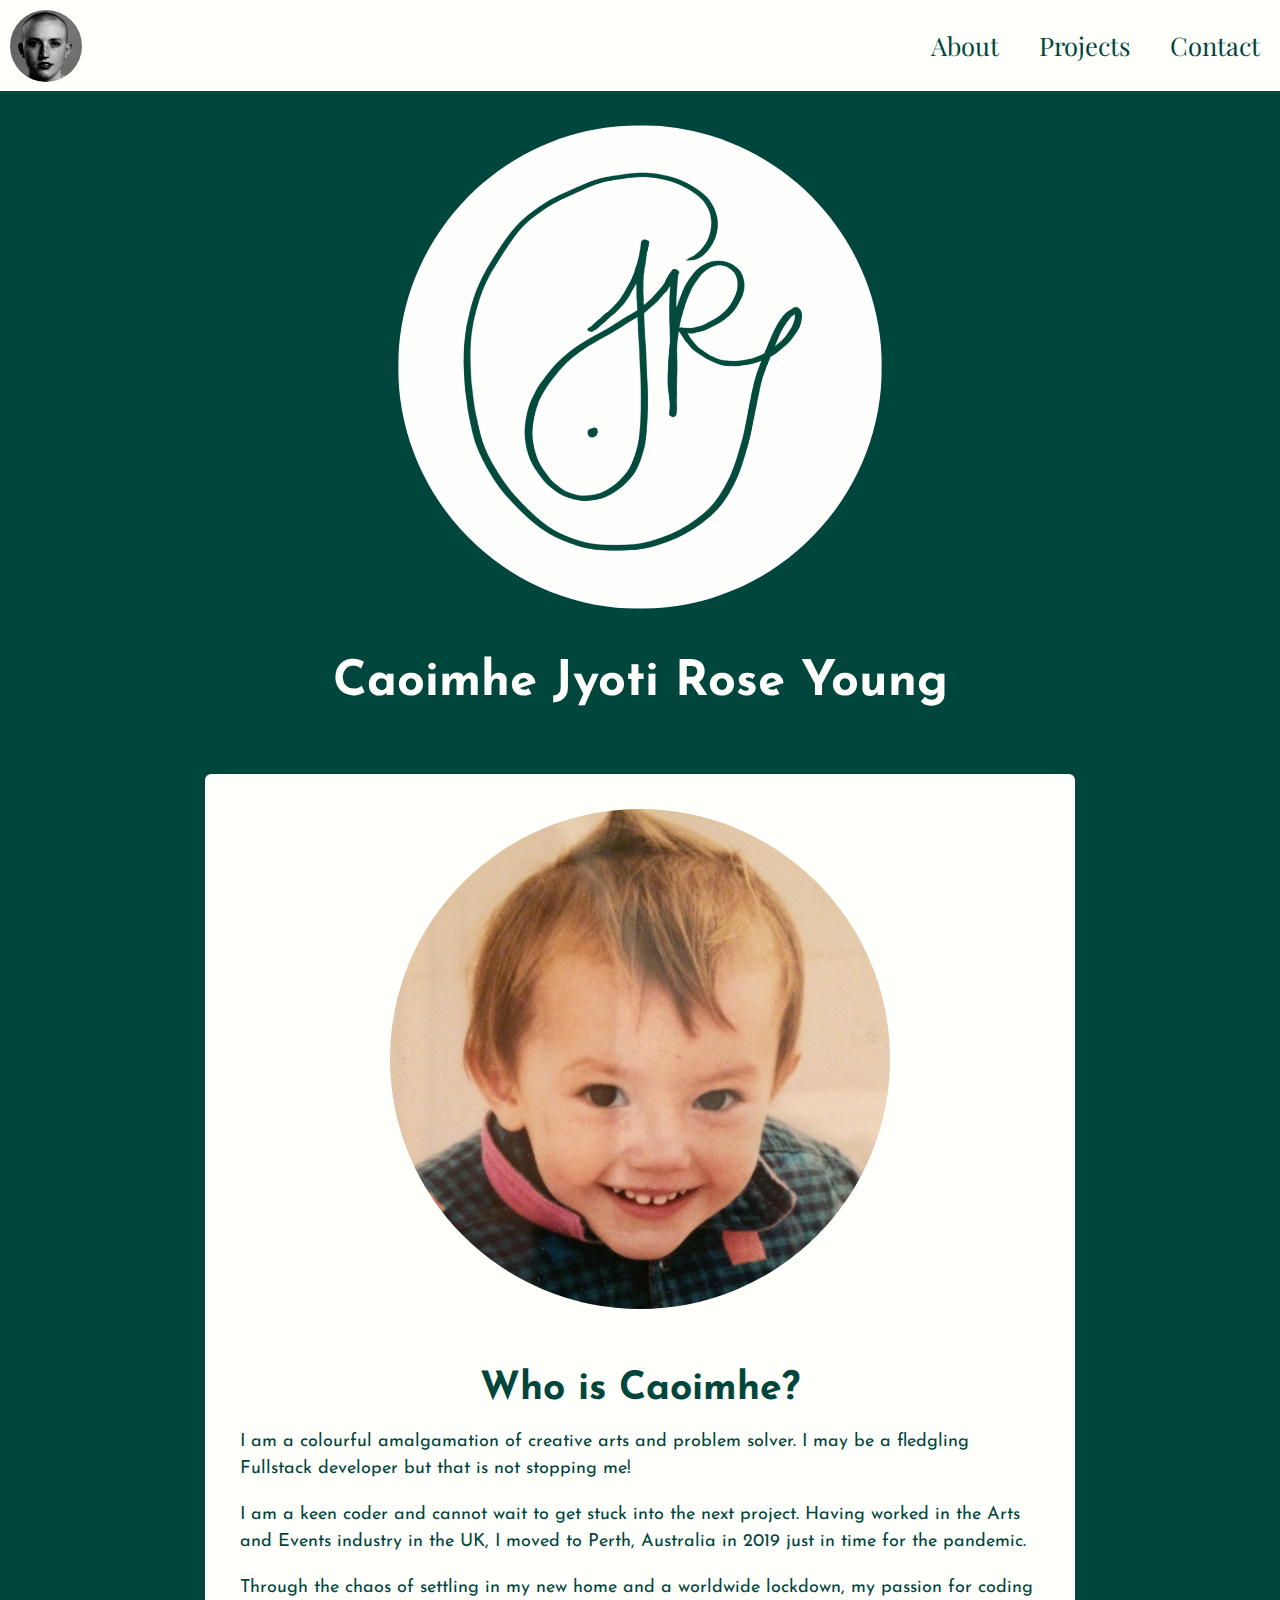
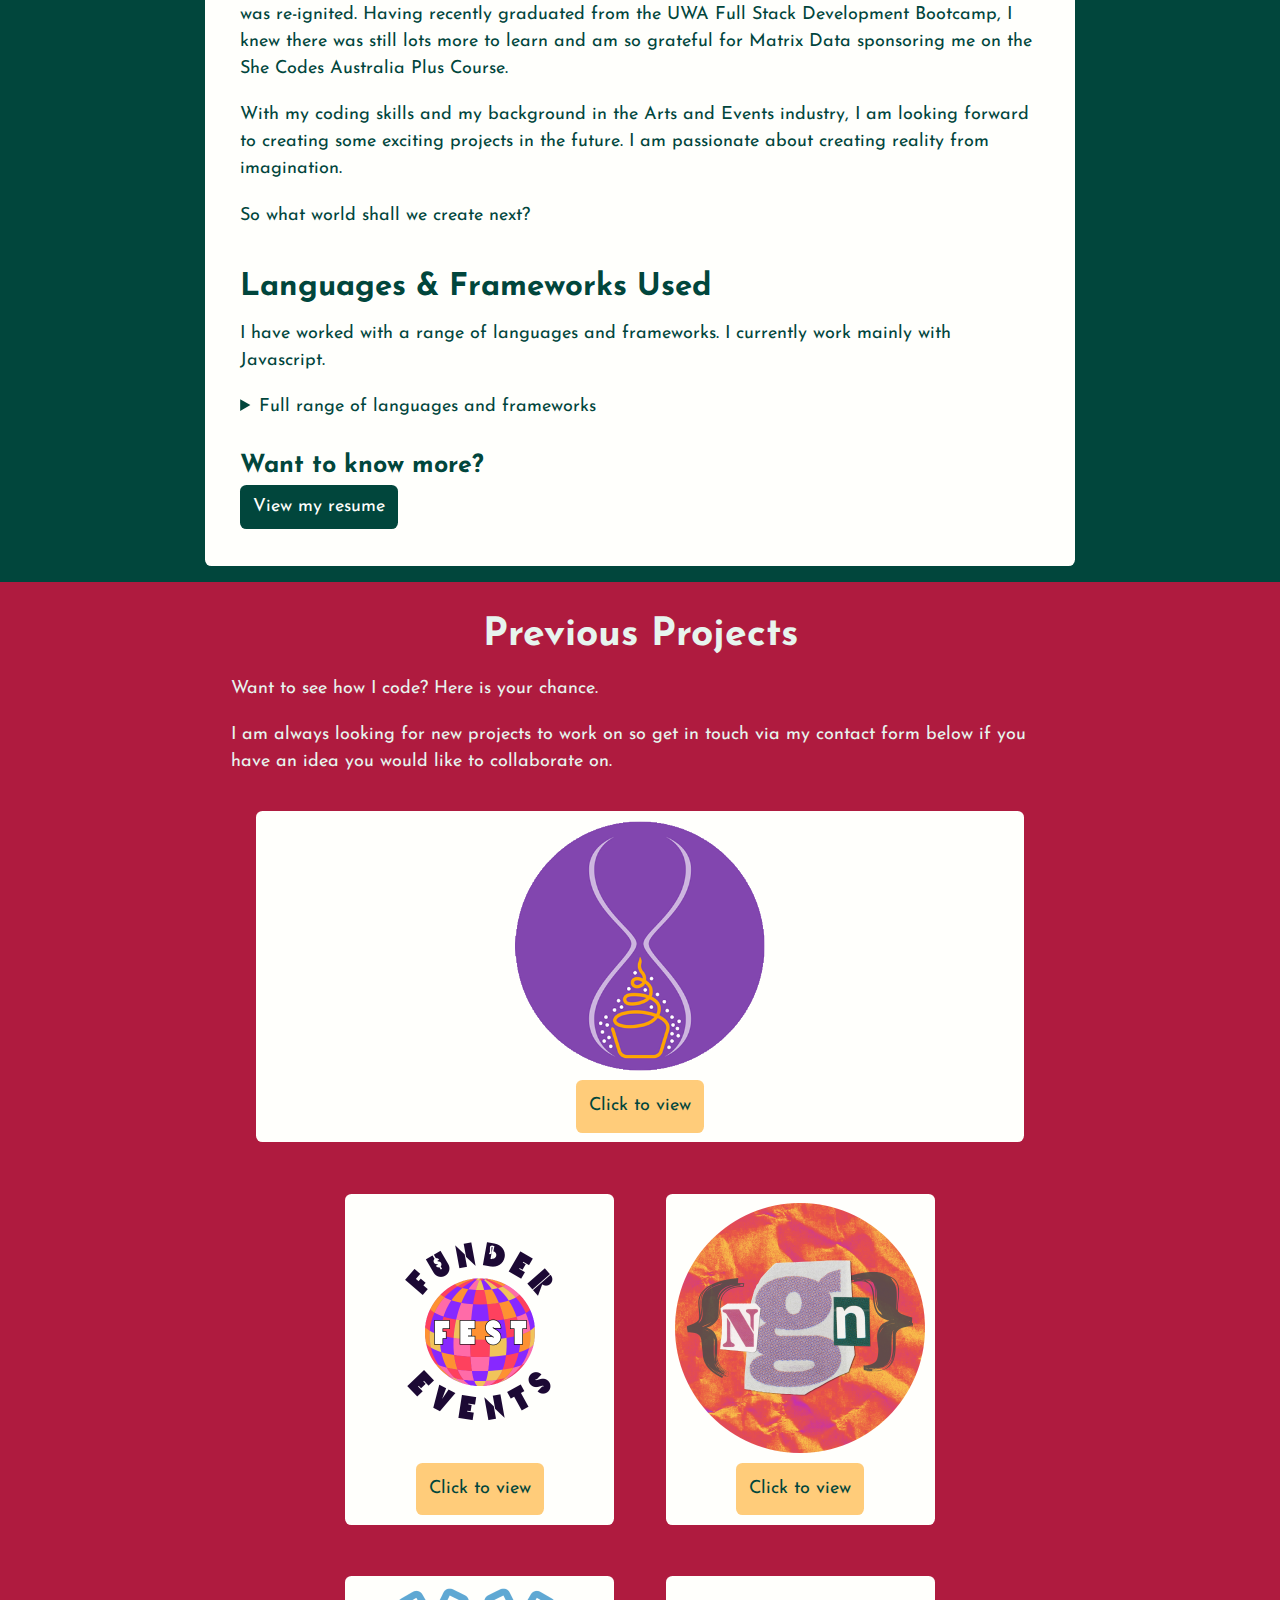
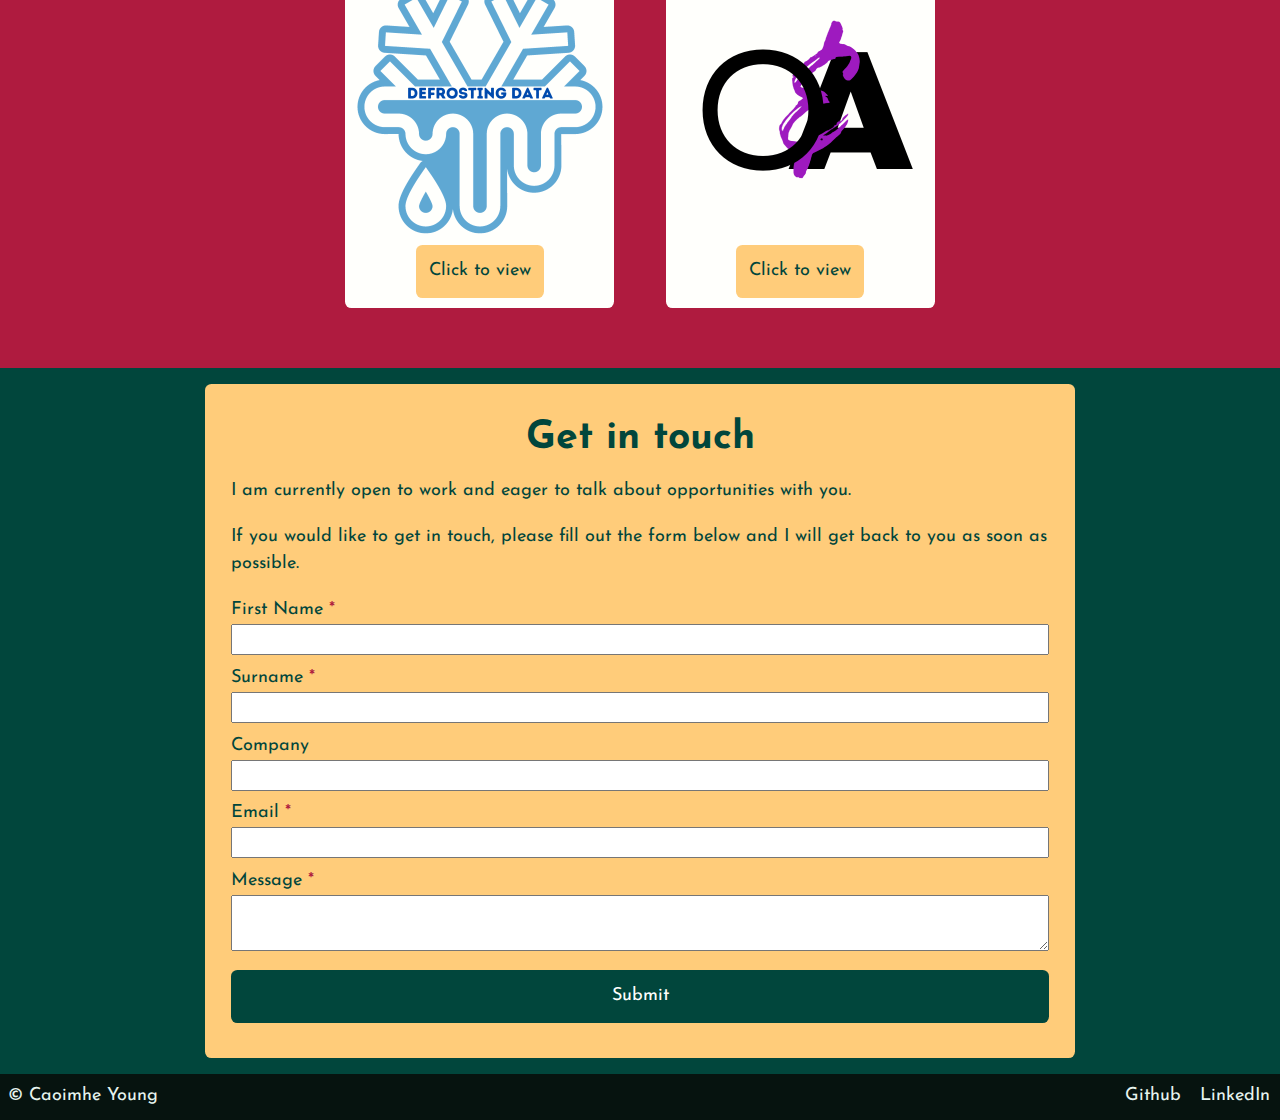
<file: index.html>
<!DOCTYPE html>
<html lang="en">
  <head>
    <meta charset="UTF-8" />
    <meta name="viewport" content="width=device-width, initial-scale=1.0" />
    <link rel="icon" type="image/png" href="./assets/images/white_logo.png" />
    <link rel="stylesheet" href="assets/style/index.css" />
    <link rel="preconnect" href="https://fonts.googleapis.com" />
    <link rel="preconnect" href="https://fonts.gstatic.com" crossorigin />
    <link
      href="https://fonts.googleapis.com/css2?family=Josefin+Sans:wght@400&family=Miltonian&family=Miltonian+Tattoo&family=Playfair+Display:ital,wght@0,500;1,500&family=Rock+Salt&display=swap"
      rel="stylesheet"
    />
    <title>Caoimhe Young</title>
  </head>
  <body>
    <!-- Header -->
    <header class="checkbox">
      <!-- Navigation -->
      <a id="header-logo" href="https://caoimhejyoti.github.io/caoimheyoung/">
        <img
          id="logo"
          src="assets/images/profile_images/bald-closeup.png"
          alt="This is a circlular close up image of Caoimhe's face. "
        />
      </a>
      <input type="checkbox" class="openmenu" id="open-menu" />
      <div class="hamburger-lines">
        <span class="line line1"></span>
        <span class="line line2"></span>
        <span class="line line3"></span>
      </div>
      <nav class="menu">
        <a href="#about">About</a>
        <a href="#all-projects">Projects</a>
        <a href="#contact">Contact</a>
      </nav>
    </header>

    <!-- Main -->
    <main>
      <!-- Landing Hero -->
      <section id="landing-hero">
        <!-- div used for flex container constraints with img -->
        <div>
          <img
            src="assets/images/white_logo.png"
            alt="Caoimhe's logo. It consists of a circle with Caoimhe's signature in the center."
          />
        </div>
        <div id="landing-hero-text">
          <h1>Caoimhe Jyoti Rose Young</h1>
        </div>
      </section>

      <!-- About Me -->
      <section id="about" class="constrained-container about">
        <!-- headshot -->
        <img
          id="about-headshot"
          src="assets/images/profile_images/baby_mohawk.png"
          alt="This is a circular image of Caoimhe as a young child."
        />
        <section class="about-text">
          <h2>Who is Caoimhe?</h2>
          <p>
            I am a colourful amalgamation of creative arts and problem solver. I
            may be a fledgling Fullstack developer but that is not stopping me!
          </p>
          <p>
            I am a keen coder and cannot wait to get stuck into the next
            project. Having worked in the Arts and Events industry in the UK, I
            moved to Perth, Australia in 2019 just in time for the pandemic.
          </p>
          <p>
            Through the chaos of settling in my new home and a worldwide
            lockdown, my passion for coding was re-ignited. Having recently
            graduated from the UWA Full Stack Development Bootcamp, I knew there
            was still lots more to learn and am so grateful for Matrix Data
            sponsoring me on the She Codes Australia Plus Course.
          </p>
          <p>
            With my coding skills and my background in the Arts and Events
            industry, I am looking forward to creating some exciting projects in
            the future. I am passionate about creating reality from imagination.
          </p>
          <p>So what world shall we create next?</p>
          <section>
            <h3>Languages & Frameworks Used</h3>
            <p>
              I have worked with a range of languages and frameworks. I
              currently work mainly with Javascript.
            </p>
            <details close>
              <summary>Full range of languages and frameworks</summary>
              <div class="language">
                <img
                  class="lng"
                  src="assets/images/language_logo/html5-icon.svg"
                  alt="The HTML5 logo."
                />
                <img
                  class="lng"
                  src="assets/images/language_logo/css-icon.svg"
                  alt="The CSS3 logo."
                />
                <img
                  class="lng"
                  src="assets/images/language_logo/js_logo.svg"
                  alt="The Javascript logo."
                />
                <img
                  class="lng"
                  src="assets/images/language_logo/python-logo-only.png"
                  alt="The Python logo."
                />
                <img
                  class="lng"
                  src="assets/images/language_logo/git-scm-icon.svg"
                  alt="The Git logo."
                />
                <img
                  class="lng"
                  src="assets/images/language_logo/reactjs-icon.svg"
                  alt="The React logo."
                />
                <img
                  class="lng"
                  src="assets/images/language_logo/apollographql-icon.svg"
                  alt="The Apollo Graph QL logo."
                />
                <img
                  class="lng"
                  src="assets/images/language_logo/graphql-icon.svg"
                  alt="The GraphQL logo."
                />
                <img
                  class="lng"
                  src="assets/images/language_logo/mongodb-icon.svg"
                  alt="The Monogo DB logo."
                />
                <img
                  class="lng"
                  src="assets/images/language_logo/bootstrap-5-1.svg"
                  alt="The Bootstrap logo."
                />
                <img
                  class="lng"
                  src="assets/images/language_logo/nodejs-icon.svg"
                  alt="The Nodejs logo."
                />
                <img
                  class="lng"
                  src="assets/images/language_logo/npm-square-red-1.svg"
                  alt="The NPM logo."
                />
                <img
                  class="lng"
                  src="assets/images/language_logo/icons8-express-js-250.png"
                  alt="The express.js logo."
                />
                <img
                  class="lng"
                  src="assets/images/language_logo/mysql-6.svg"
                  alt="The MySQL logo."
                />
                <img
                  class="lng"
                  src="assets/images/language_logo/mapbox-icon.png"
                  alt="The Map Box AI logo."
                />
                <img
                  class="lng"
                  src="assets/images/language_logo/canva-1.svg"
                  alt="The Canva logo."
                />
                <img
                  class="lng"
                  src="assets/images/language_logo/heroku-4.svg"
                  alt="The Heroku logo."
                />
                <img
                  class="lng"
                  src="assets/images/language_logo/github-icon-1.svg"
                  alt="The Github logo."
                />
                <img
                  class="lng"
                  src="assets/images/language_logo/material-ui-1 (1).svg"
                  alt="The Material UI logo."
                />
              </div>
            </details>
          </section>
          <h4>Want to know more?</h4>
          <section class="download">
            <a
              class="button-download"
              href="assets/downloads/Caoimhe_Young_Resume.pdf"
              target="_blank"
              >View my resume</a
            >
          </section>
        </section>
      </section>

      <!-- Projects -->
      <section id="all-projects" class="all-projects">
        <div class="constrained-container">
          <h2>Previous Projects</h2>
          <p>Want to see how I code? Here is your chance.</p>
          <p>
            I am always looking for new projects to work on so get in touch via
            my contact form below if you have an idea you would like to
            collaborate on.
          </p>
          <div>
            <!-- Byte Time -->
            <article class="project-card">
              <img
                class="project-img"
                src="assets/images/projects/byteTime-400px-REVERSE-discPURPLE.png"
                alt="Byte Time logo. Time turner with a cupcake in the bottom half."
              />
              <a class="button-project" href="projects/byte_time.html"
                >Click to view</a
              >
            </article>
          </div>
          <div class="all-project-cards">
            <!-- each card takes you to a specific page for the project with further information. -->

            <!-- Funderfest -->
            <article class="project-card">
              <img
                class="project-img"
                src="assets/images/projects/Funderfest_Logo_inverted.png"
                alt="Funderfest Events logo. White text around a disco ball."
              />
              <a class="button-project" href="projects/funderfest_events.html"
                >Click to view</a
              >
            </article>
            <!-- News Glorious News -->
            <article class="project-card">
              <img
                class="project-img"
                src="assets/images/projects/News_Glorious_News_icon.png"
                alt="News Glorious News logo, pink and orange circle with the letters n, g and n over the top. THe letters look like they have been cut from a newspaper."
              />
              <a class="button-project" href="projects/news_grlorious_news.html"
                >Click to view</a
              >
            </article>
            <!-- Defrosting Data -->
            <article class="project-card">
              <img
                class="project-img"
                src="assets/images/projects/defrosting-data.png"
                alt="Defrosting Data icon, with dark blue text written within a melting snowflake."
              />
              <a class="button-project" href="projects/defrostingdata.html"
                >Click to view</a
              >
            </article>
            <!-- Out and About -->
            <article class="project-card">
              <img
                class="project-img"
                src="assets/images/projects/O&A.png"
                alt="This image is the Out and About logo. The logo consists of a the letter O and A in close proximity. They are both black. Squeezed between both letters is an & symbol. The & symbol is purple."
              />
              <a class="button-project" href="projects/OutandAbout.html"
                >Click to view</a
              >
            </article>
          </div>
        </div>
      </section>

      <!-- Contact -->
      <section id="contact" class="constrained-container contact">
        <h2>Get in touch</h2>
        <p>
          I am currently open to work and eager to talk about opportunities with
          you.
        </p>
        <p>
          If you would like to get in touch, please fill out the form below and
          I will get back to you as soon as possible.
        </p>
        <form action="https://formspree.io/f/xvojvejk" method="POST">
          <label for="fname">First Name <span class="mandatory">*</span></label>
          <input
            type="text"
            id="fname"
            name="fname"
            spellcheck="true"
            required
            aria-required="true"
          />
          <label for="sname">Surname <span class="mandatory">*</span></label>
          <input
            type="text"
            id="sname"
            name="sname"
            spellcheck="true"
            required
            aria-required="true"
          />
          <label for="company">Company</label>
          <input type="text" id="company" name="company" spellcheck="true" />
          <label for="email">Email <span class="mandatory">*</span></label>
          <input
            type="email"
            id="email"
            name="email"
            spellcheck="true"
            required
            aria-required="true"
          />
          <label for="message">Message <span class="mandatory">*</span></label>
          <textarea
            id="message"
            name="message"
            spellcheck="true"
            required
            aria-required="true"
          ></textarea>
          <button class="button-success" id="formbtn" type="submit">
            Submit
          </button>
        </form>
      </section>
    </main>
    <!-- Footer -->
    <footer>
      <p>© Caoimhe Young</p>
      <section id="footer_links">
        <a href="https://github.com/caoimhejyoti" target="_blank"> Github </a>
        <a href="https://www.linkedin.com/in/caoimhe-young/" target="_blank">
          LinkedIn
        </a>
      </section>
    </footer>
  </body>
</html>
</file>
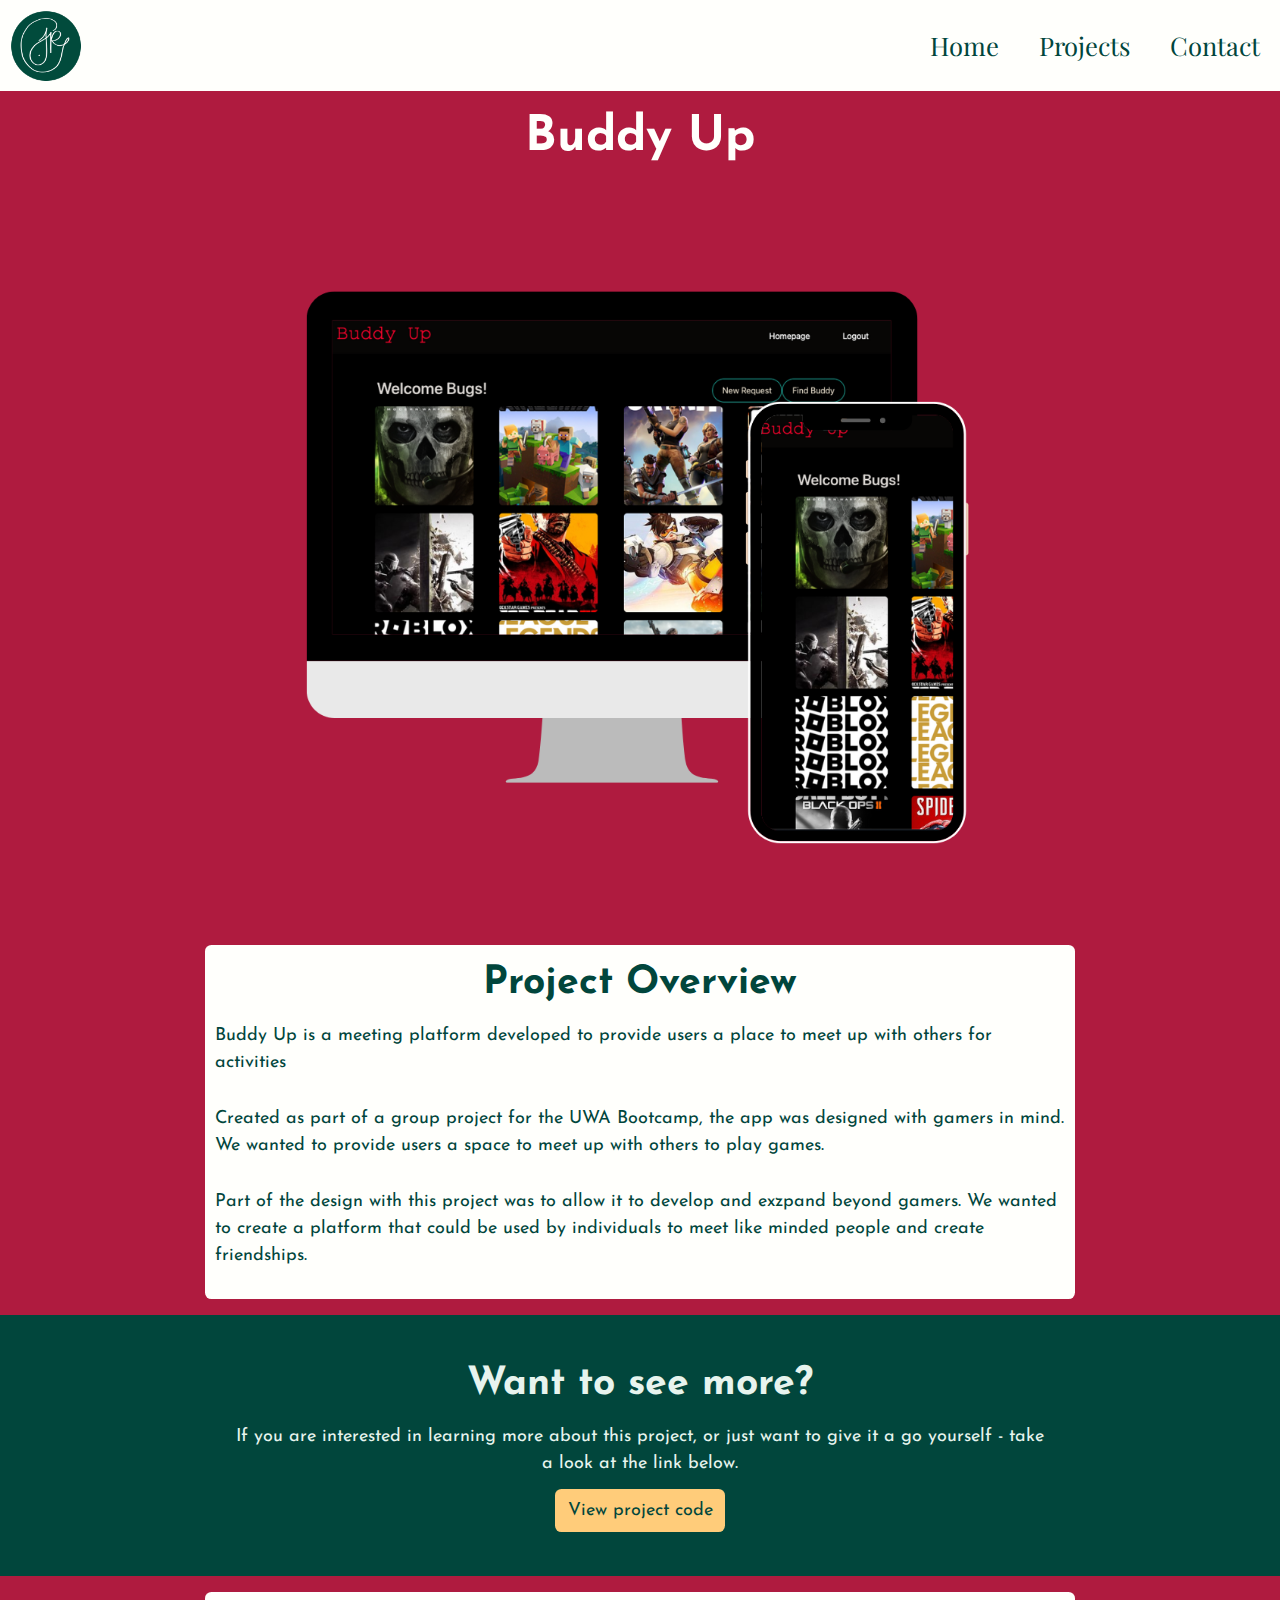
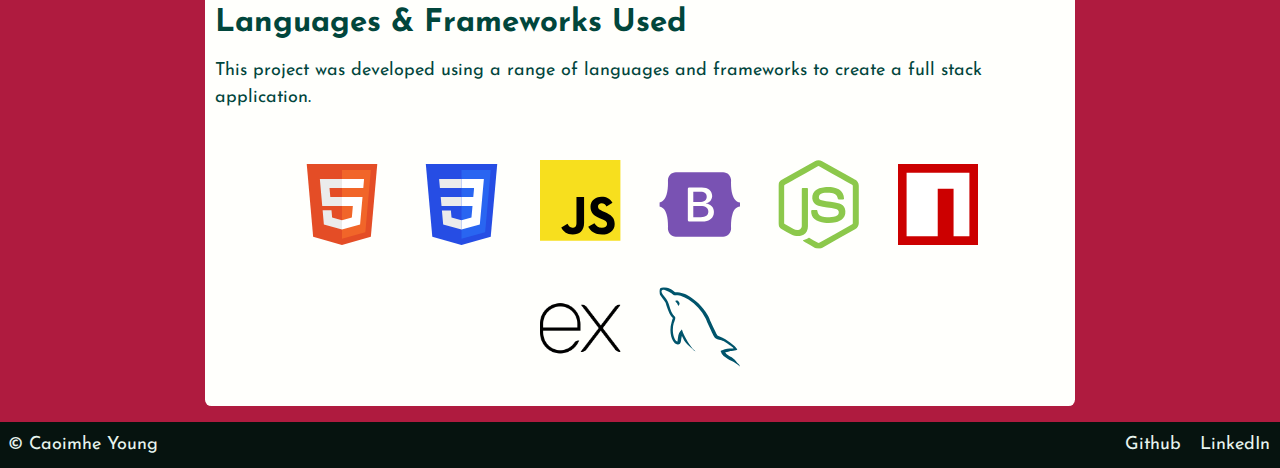
<file: projects/buddyup.html>
<!DOCTYPE html>
<html lang="en">
  <head>
    <meta charset="UTF-8" />
    <meta name="viewport" content="width=device-width, initial-scale=1.0" />
    <link rel="icon" type="image/png" href="../assets/images/white_logo.png" />
    <link rel="stylesheet" href="../assets/style/index.css" />
    <link rel="preconnect" href="https://fonts.googleapis.com" />
    <link rel="preconnect" href="https://fonts.gstatic.com" crossorigin />
    <link
      href="https://fonts.googleapis.com/css2?family=Josefin+Sans:wght@400&family=Miltonian&family=Miltonian+Tattoo&family=Playfair+Display:ital,wght@0,500;1,500&family=Rock+Salt&display=swap"
      rel="stylesheet"
    />
    <title>Project - Buddy Up</title>
  </head>
  <body>
    <!-- Header -->
    <header class="checkbox">
      <!-- Navigation -->
      <a id="header-logo" href="https://caoimhejyoti.github.io/caoimheyoung/">
        <img
          id="logo"
          src="../assets/images/logo_green_no_outline.png"
          alt="Caoimhe's logo. This is the main version version. It consists of a dark green circle with Caoimhe's signature in the center. The signature is white."
        />
      </a>
      <input type="checkbox" class="openmenu" id="open-menu" />
      <div class="hamburger-lines">
        <span class="line line1"></span>
        <span class="line line2"></span>
        <span class="line line3"></span>
      </div>
      <nav class="menu">
        <a href="https://caoimhejyoti.github.io/caoimheyoung/">Home</a>
        <a href="https://caoimhejyoti.github.io/caoimheyoung/#all-projects"
          >Projects</a
        >
        <a href="https://caoimhejyoti.github.io/caoimheyoung/#contact"
          >Contact</a
        >
      </nav>
    </header>

    <!-- Main -->
    <main class="project-single">
      <h1>Buddy Up</h1>
      <div class="constrained-container">
        <img
          src="../assets/images/projects/buddy-up-prototype.png"
          alt="Prototype photo for the Buddy Up project. A iMac desktop screen displays the Buddy Up profile page. Infront of the desktop is a mobile phone displaying the same page."
        />
      </div>
      <section class="project-overview constrained-container">
        <h2>Project Overview</h2>
        <p>
          Buddy Up is a meeting platform developed to provide users a place to
          meet up with others for activities
        </p>
        <p>
          Created as part of a group project for the UWA Bootcamp, the app was
          designed with gamers in mind. We wanted to provide users a space to
          meet up with others to play games.
        </p>
        <p>
          Part of the design with this project was to allow it to develop and
          exzpand beyond gamers. We wanted to create a platform that could be
          used by individuals to meet like minded people and create friendships.
        </p>
      </section>
      <section class="project-extras">
        <div class="constrained-container">
          <h2>Want to see more?</h2>
          <p>
            If you are interested in learning more about this project, or just
            want to give it a go yourself - take a look at the link below.
          </p>
          <!-- div used for flex container constraints with links -->
          <div class="project-button-container">
            <a
              class="button-project"
              href="https://github.com/caoimhejyoti/buddy-up"
              target="_blank"
              >View project code</a
            >
            <!-- Live site currently down -->
            <!-- <a
              class="button-project"
              href="https://buddy-up-project.herokuapp.com/"
              target="_blank"
              >Visit live site</a
            > -->
          </div>
        </div>
      </section>
      <section class="project-languages constrained-container">
        <h3>Languages & Frameworks Used</h3>
        <p>
          This project was developed using a range of languages and frameworks
          to create a full stack application.
        </p>
        <div class="language">
          <img
            class="project-lng"
            src="../assets/images/language_logo/html5-icon.svg"
            alt="The HTML5 logo."
          />
          <img
            class="project-lng"
            src="../assets/images/language_logo/css-icon.svg"
            alt="The CSS3 logo."
          />
          <img
            class="project-lng"
            src="../assets/images/language_logo/js_logo.svg"
            alt="The Javascript logo."
          />
          <img
            class="project-lng"
            src="../assets/images/language_logo/bootstrap-5-1.svg"
            alt="The Bootstrap logo."
          />
          <img
            class="project-lng"
            src="../assets/images/language_logo/nodejs-icon.svg"
            alt="The Nodejs logo."
          />
          <img
            class="project-lng"
            src="../assets/images/language_logo/npm-square-red-1.svg"
            alt="The NPM logo."
          />
          <img
            class="project-lng"
            src="../assets/images/language_logo/icons8-express-js-250.png"
            alt="The express.js logo."
          />
          <img
            class="project-lng"
            src="../assets/images/language_logo/mysql-6.svg"
            alt="The MySQL logo."
          />
        </div>
      </section>
    </main>

    <!-- Footer -->
    <footer>
      <p>© Caoimhe Young</p>
      <section id="footer_links">
        <a href="https://github.com/caoimhejyoti" target="_blank"> Github </a>
        <a href="https://www.linkedin.com/in/caoimhe-young/" target="_blank">
          LinkedIn
        </a>
      </section>
    </footer>
  </body>
</html>
</file>
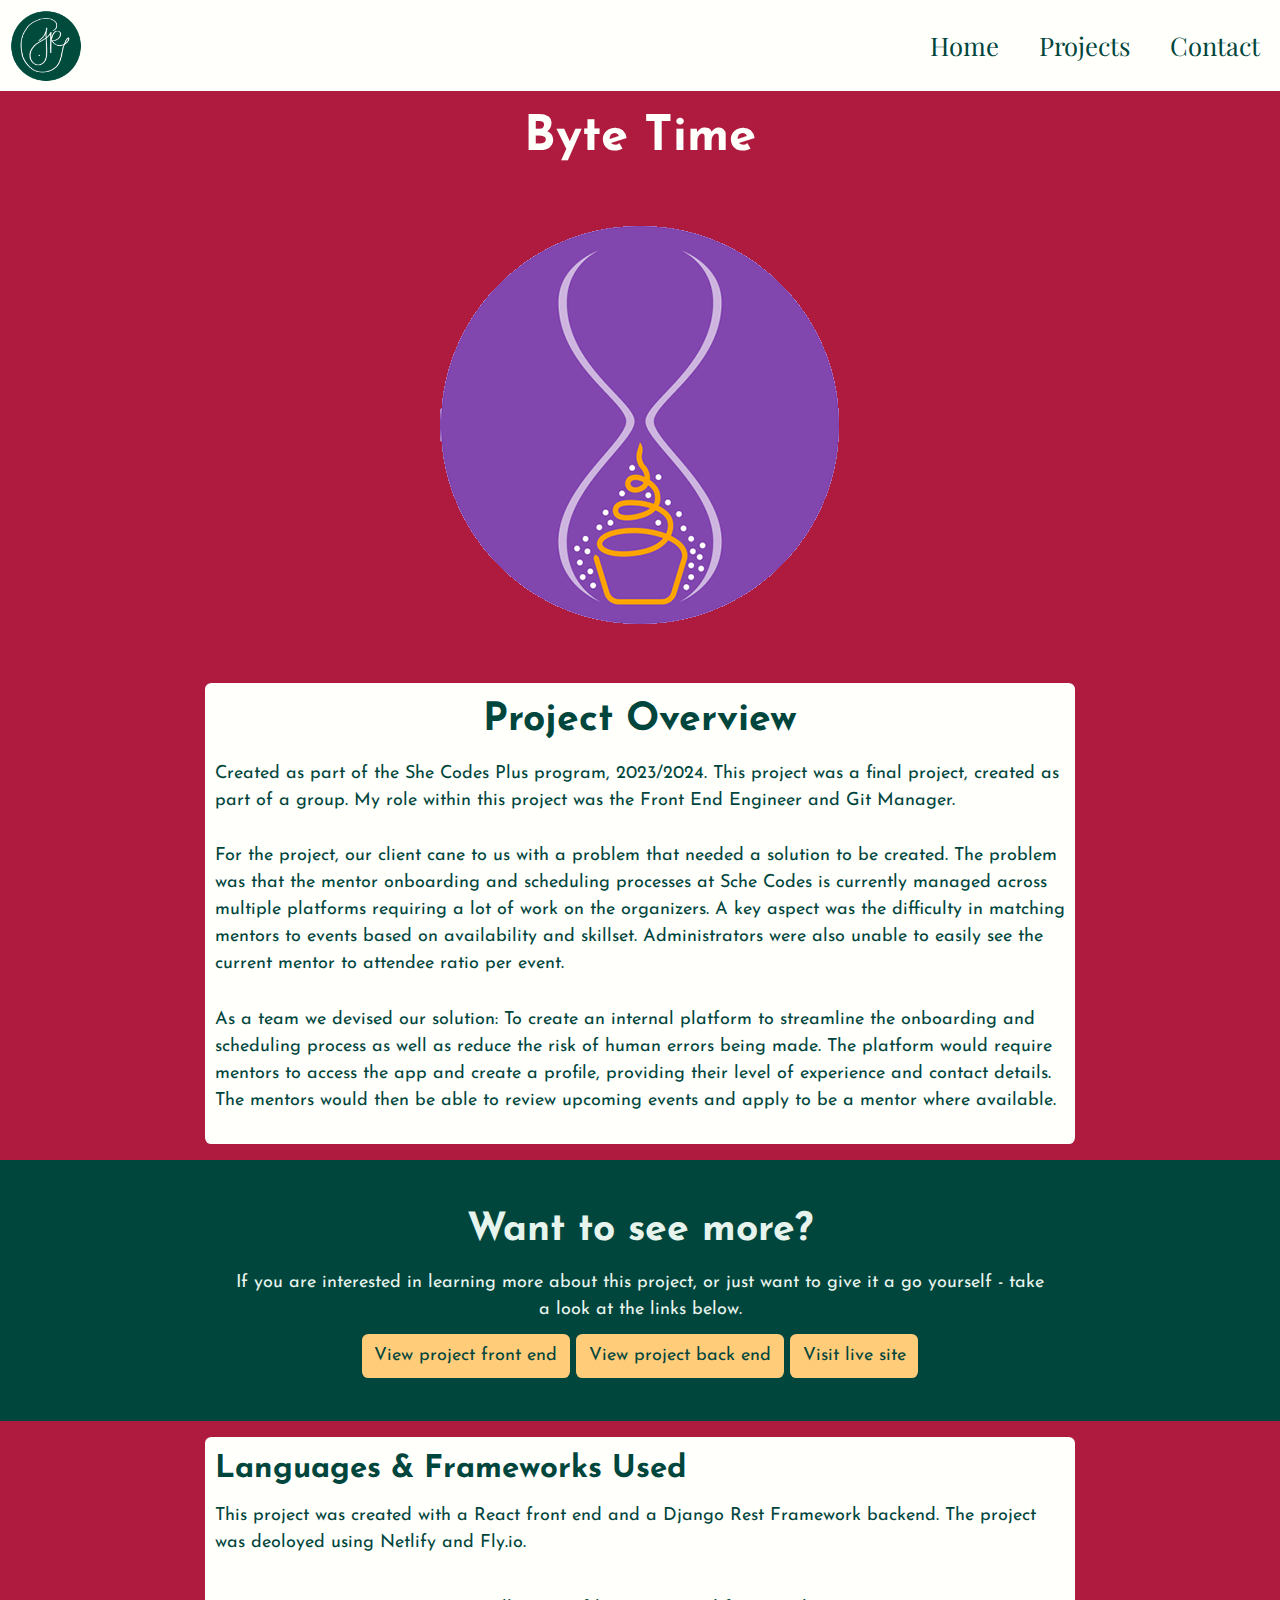
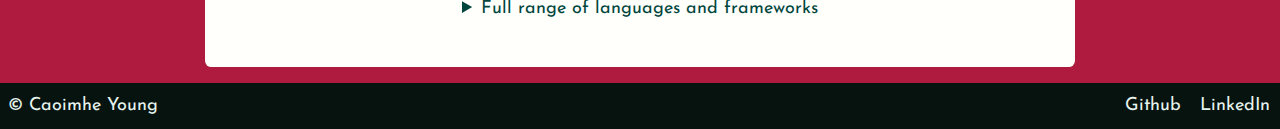
<file: projects/byte_time.html>
<!DOCTYPE html>
<html lang="en">
  <head>
    <meta charset="UTF-8" />
    <meta name="viewport" content="width=device-width, initial-scale=1.0" />
    <link rel="icon" type="image/png" href="../assets/images/white_logo.png" />
    <link rel="stylesheet" href="../assets/style/index.css" />
    <link rel="preconnect" href="https://fonts.googleapis.com" />
    <link rel="preconnect" href="https://fonts.gstatic.com" crossorigin />
    <link
      href="https://fonts.googleapis.com/css2?family=Josefin+Sans:wght@400&family=Miltonian&family=Miltonian+Tattoo&family=Playfair+Display:ital,wght@0,500;1,500&family=Rock+Salt&display=swap"
      rel="stylesheet"
    />
    <title>Project - Byte Time</title>
  </head>
  <body>
    <!-- Header -->
    <header class="checkbox">
      <!-- Navigation -->
      <a id="header-logo" href="https://caoimhejyoti.github.io/caoimheyoung/">
        <img
          id="logo"
          src="../assets/images/logo_green_no_outline.png"
          alt="Caoimhe's logo. This is the main version version. It consists of a dark green circle with Caoimhe's signature in the center. The signature is white."
        />
      </a>
      <input type="checkbox" class="openmenu" id="open-menu" />
      <div class="hamburger-lines">
        <span class="line line1"></span>
        <span class="line line2"></span>
        <span class="line line3"></span>
      </div>
      <nav class="menu">
        <a href="https://caoimhejyoti.github.io/caoimheyoung/">Home</a>
        <a href="https://caoimhejyoti.github.io/caoimheyoung/#all-projects"
          >Projects</a
        >
        <a href="https://caoimhejyoti.github.io/caoimheyoung/#contact"
          >Contact</a
        >
      </nav>
    </header>

    <!-- Main -->
    <main class="project-single">
      <h1>Byte Time</h1>
      <div class="constrained-container">
        <img
          src="../assets/images/projects/byteTime-400px-REVERSE-discPURPLE.png"
          alt="Byte Time logo. Time turner with a cupcake in the bottom half."
        />
      </div>
      <section class="project-overview constrained-container">
        <h2>Project Overview</h2>
        <p>
          Created as part of the She Codes Plus program, 2023/2024. This project
          was a final project, created as part of a group. My role within this
          project was the Front End Engineer and Git Manager.
        </p>
        <p>
          For the project, our client cane to us with a problem that needed a
          solution to be created. The problem was that the mentor onboarding and
          scheduling processes at Sche Codes is currently managed across
          multiple platforms requiring a lot of work on the organizers. A key
          aspect was the difficulty in matching mentors to events based on
          availability and skillset. Administrators were also unable to easily
          see the current mentor to attendee ratio per event.
        </p>
        <p>
          As a team we devised our solution: To create an internal platform to
          streamline the onboarding and scheduling process as well as reduce the
          risk of human errors being made. The platform would require mentors to
          access the app and create a profile, providing their level of
          experience and contact details. The mentors would then be able to
          review upcoming events and apply to be a mentor where available.
        </p>
      </section>
      <section class="project-extras">
        <div class="constrained-container">
          <h2>Want to see more?</h2>
          <p>
            If you are interested in learning more about this project, or just
            want to give it a go yourself - take a look at the links below.
          </p>
          <!-- div used for flex container constraints with links -->
          <div class="project-button-container">
            <a
              class="button-project"
              href="https://github.com/SheCodesAus/2024_bit_by_bit_frontend"
              target="_blank"
              >View project front end</a
            >
            <a
              class="button-project"
              href="https://github.com/SheCodesAus/2024_bit_by_bit_back_end"
              target="_blank"
              >View project back end</a
            >
            <a
              class="button-project"
              href="https://bytetime.netlify.app/"
              target="_blank"
              >Visit live site</a
            >
          </div>
        </div>
      </section>
      <section class="project-languages constrained-container">
        <h3>Languages & Frameworks Used</h3>
        <p>
          This project was created with a React front end and a Django Rest
          Framework backend. The project was deoloyed using Netlify and Fly.io.
        </p>
        <div class="language">
          <details close>
            <summary>Full range of languages and frameworks</summary>
            <img
              class="project-lng"
              src="../assets/images/language_logo/html5-icon.svg"
              alt="The HTML5 logo."
            />
            <img
              class="project-lng"
              src="../assets/images/language_logo/css-icon.svg"
              alt="The CSS3 logo."
            />
            <img
              class="project-lng"
              src="../assets/images/language_logo/js_logo.svg"
              alt="The Javascript logo."
            />
            <img
              class="project-lng"
              src="../assets/images/language_logo/reactjs-icon.svg"
              alt="The React logo."
            />
            <img
              class="project-lng"
              src="../assets/images/language_logo/Tailwind CSS.png"
              alt="The Tailwind CSS logo."
            />
            <img
              class="project-lng"
              src="../assets/images/language_logo/nodejs-icon.svg"
              alt="The Nodejs logo."
            />
            <img
              class="project-lng"
              src="../assets/images/language_logo/npm-square-red-1.svg"
              alt="The NPM logo."
            />
            <img
              class="project-lng"
              src="../assets/images/language_logo/netlify.png"
              alt="The Netlify logo."
            />
            <img
              class="project-lng"
              src="../assets/images/language_logo/Insomnia.png"
              alt="The Insomnia logo."
            />
            <img
              class="project-lng"
              src="../assets/images/language_logo/fly.io.png"
              alt="The Fly.io logo."
            />
            <img
              class="project-lng"
              src="../assets/images/language_logo/python-logo-only.png"
              alt="The Python logo."
            />
            <img
              class="project-lng"
              src="../assets/images/language_logo/Django REST.png"
              alt="The Django Rest Framework logo."
            />
            <img
              class="project-lng"
              src="../assets/images/language_logo/Slack.png"
              alt="The Slack logo."
            />
            <img
              class="project-lng"
              src="../assets/images/language_logo/canva-1.svg"
              alt="The Canva logo."
            />
            <img
              class="project-lng"
              src="../assets/images/language_logo/github-icon-1.svg"
              alt="The Github logo."
            />
          </details>
        </div>
      </section>
    </main>

    <!-- Footer -->
    <footer>
      <p>© Caoimhe Young</p>
      <section id="footer_links">
        <a href="https://github.com/caoimhejyoti" target="_blank"> Github </a>
        <a href="https://www.linkedin.com/in/caoimhe-young/" target="_blank">
          LinkedIn
        </a>
      </section>
    </footer>
  </body>
</html>
</file>
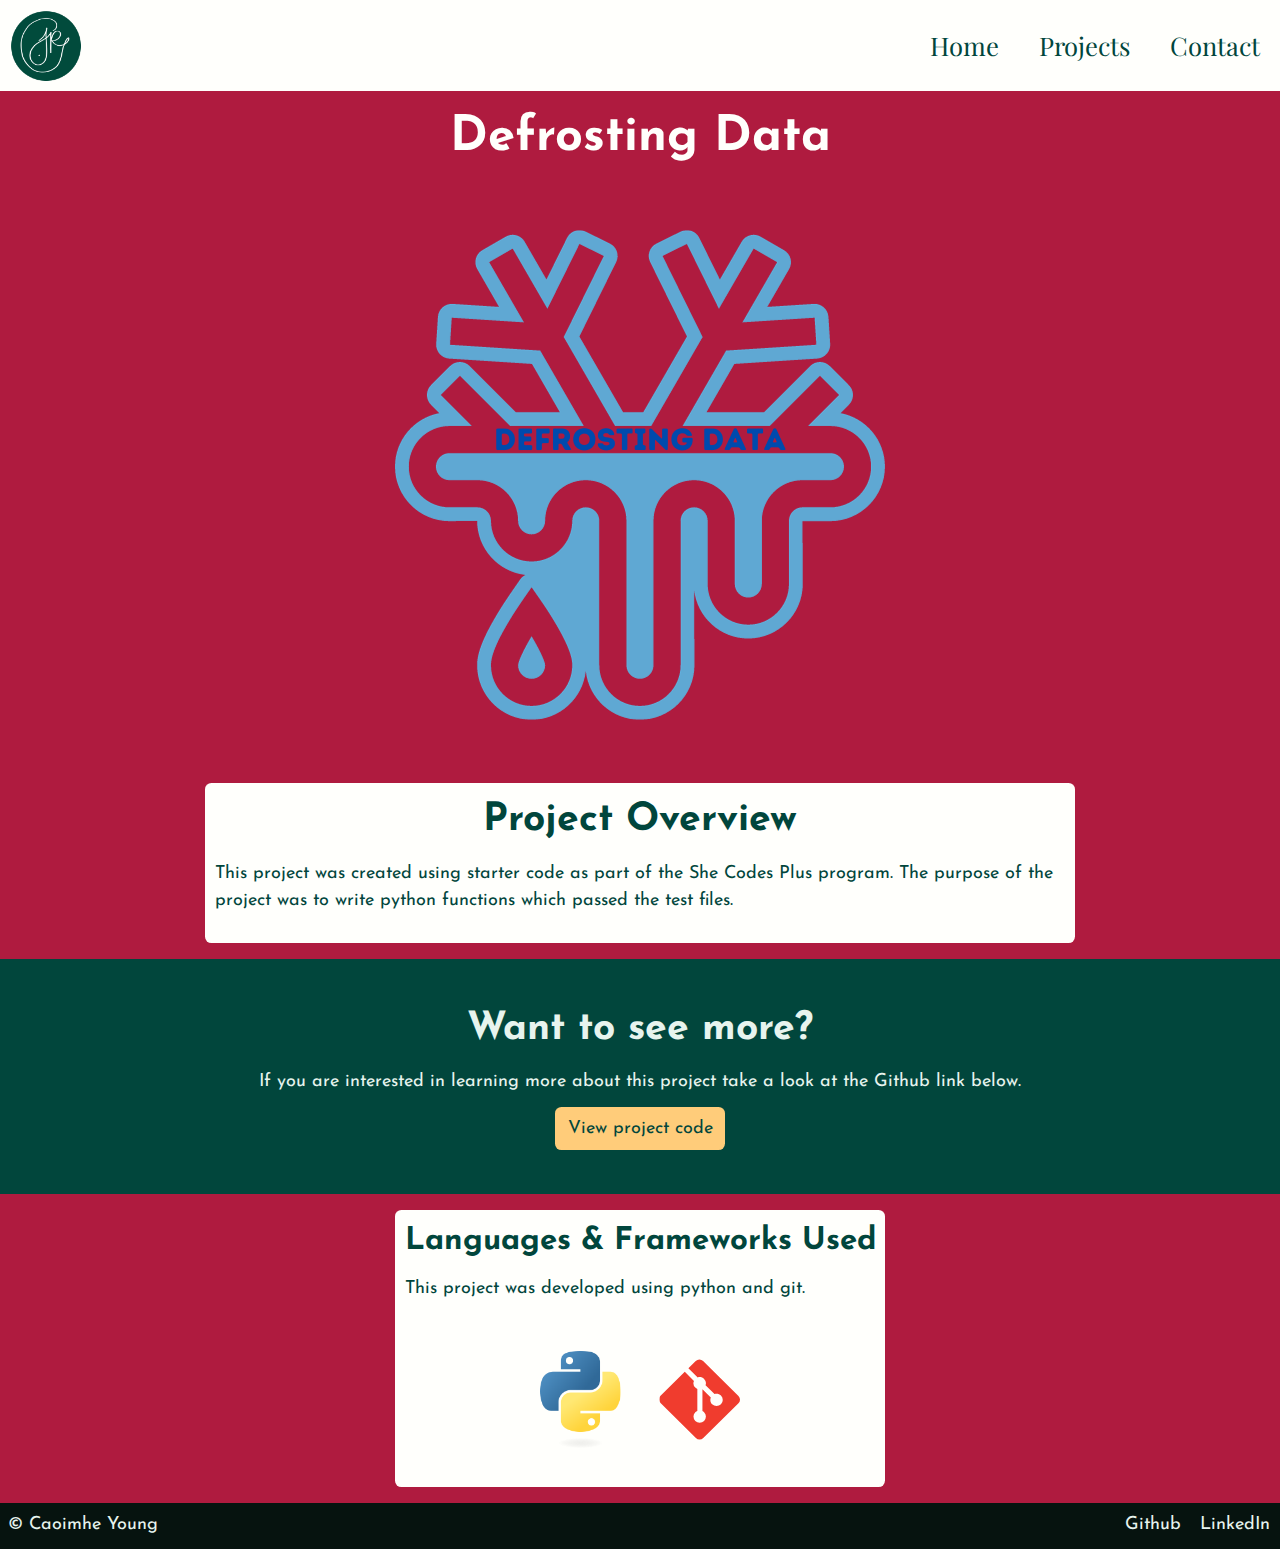
<file: projects/defrostingdata.html>
<!DOCTYPE html>
<html lang="en">
  <head>
    <meta charset="UTF-8" />
    <meta name="viewport" content="width=device-width, initial-scale=1.0" />
    <link rel="icon" type="image/png" href="../assets/images/white_logo.png" />
    <link rel="stylesheet" href="../assets/style/index.css" />
    <link rel="preconnect" href="https://fonts.googleapis.com" />
    <link rel="preconnect" href="https://fonts.gstatic.com" crossorigin />
    <link
      href="https://fonts.googleapis.com/css2?family=Josefin+Sans:wght@400&family=Miltonian&family=Miltonian+Tattoo&family=Playfair+Display:ital,wght@0,500;1,500&family=Rock+Salt&display=swap"
      rel="stylesheet"
    />
    <title>Project - Defrosting Data</title>
  </head>
  <body>
    <!-- Header -->
    <header class="checkbox">
      <!-- Navigation -->
      <a id="header-logo" href="https://caoimhejyoti.github.io/caoimheyoung/">
        <img
          id="logo"
          src="../assets/images/logo_green_no_outline.png"
          alt="Caoimhe's logo. This is the main version version. It consists of a dark green circle with Caoimhe's signature in the center. The signature is white."
        />
      </a>
      <input type="checkbox" class="openmenu" id="open-menu" />
      <div class="hamburger-lines">
        <span class="line line1"></span>
        <span class="line line2"></span>
        <span class="line line3"></span>
      </div>
      <nav class="menu">
        <a href="https://caoimhejyoti.github.io/caoimheyoung/">Home</a>
        <a href="https://caoimhejyoti.github.io/caoimheyoung/#all-projects"
          >Projects</a
        >
        <a href="https://caoimhejyoti.github.io/caoimheyoung/#contact"
          >Contact</a
        >
      </nav>
    </header>

    <!-- Main -->
    <main class="project-single">
      <h1>Defrosting Data</h1>
      <div class="constrained-container">
        <img
          src="../assets/images/projects/defrosting-data.png"
          alt="Defrosting Data icon, with dark blue text written within a melting snowflake."
        />
      </div>
      <section class="project-overview constrained-container">
        <h2>Project Overview</h2>
        <p>
          This project was created using starter code as part of the She Codes
          Plus program. The purpose of the project was to write python functions
          which passed the test files.
        </p>
      </section>
      <section class="project-extras">
        <div class="constrained-container">
          <h2>Want to see more?</h2>
          <p>
            If you are interested in learning more about this project take a
            look at the Github link below.
          </p>
          <!-- div used for flex container constraints with links -->
          <div class="project-button-container">
            <a
              class="button-project"
              href="https://github.com/caoimhejyoti/defrosting-data"
              target="_blank"
              >View project code</a
            >
          </div>
        </div>
      </section>
      <section class="project-languages constrained-container">
        <h3>Languages & Frameworks Used</h3>
        <p>This project was developed using python and git.</p>
        <div class="language">
          <img
            class="project-lng"
            src="../assets/images/language_logo/python-logo-only.png"
            alt="The Python logo."
          />
          <img
            class="project-lng"
            src="../assets/images/language_logo/git-scm-icon.svg"
            alt="The Git logo."
          />
        </div>
      </section>
    </main>

    <!-- Footer -->
    <footer>
      <p>© Caoimhe Young</p>
      <section id="footer_links">
        <a href="https://github.com/caoimhejyoti" target="_blank"> Github </a>
        <a href="https://www.linkedin.com/in/caoimhe-young/" target="_blank">
          LinkedIn
        </a>
      </section>
    </footer>
  </body>
</html>
</file>
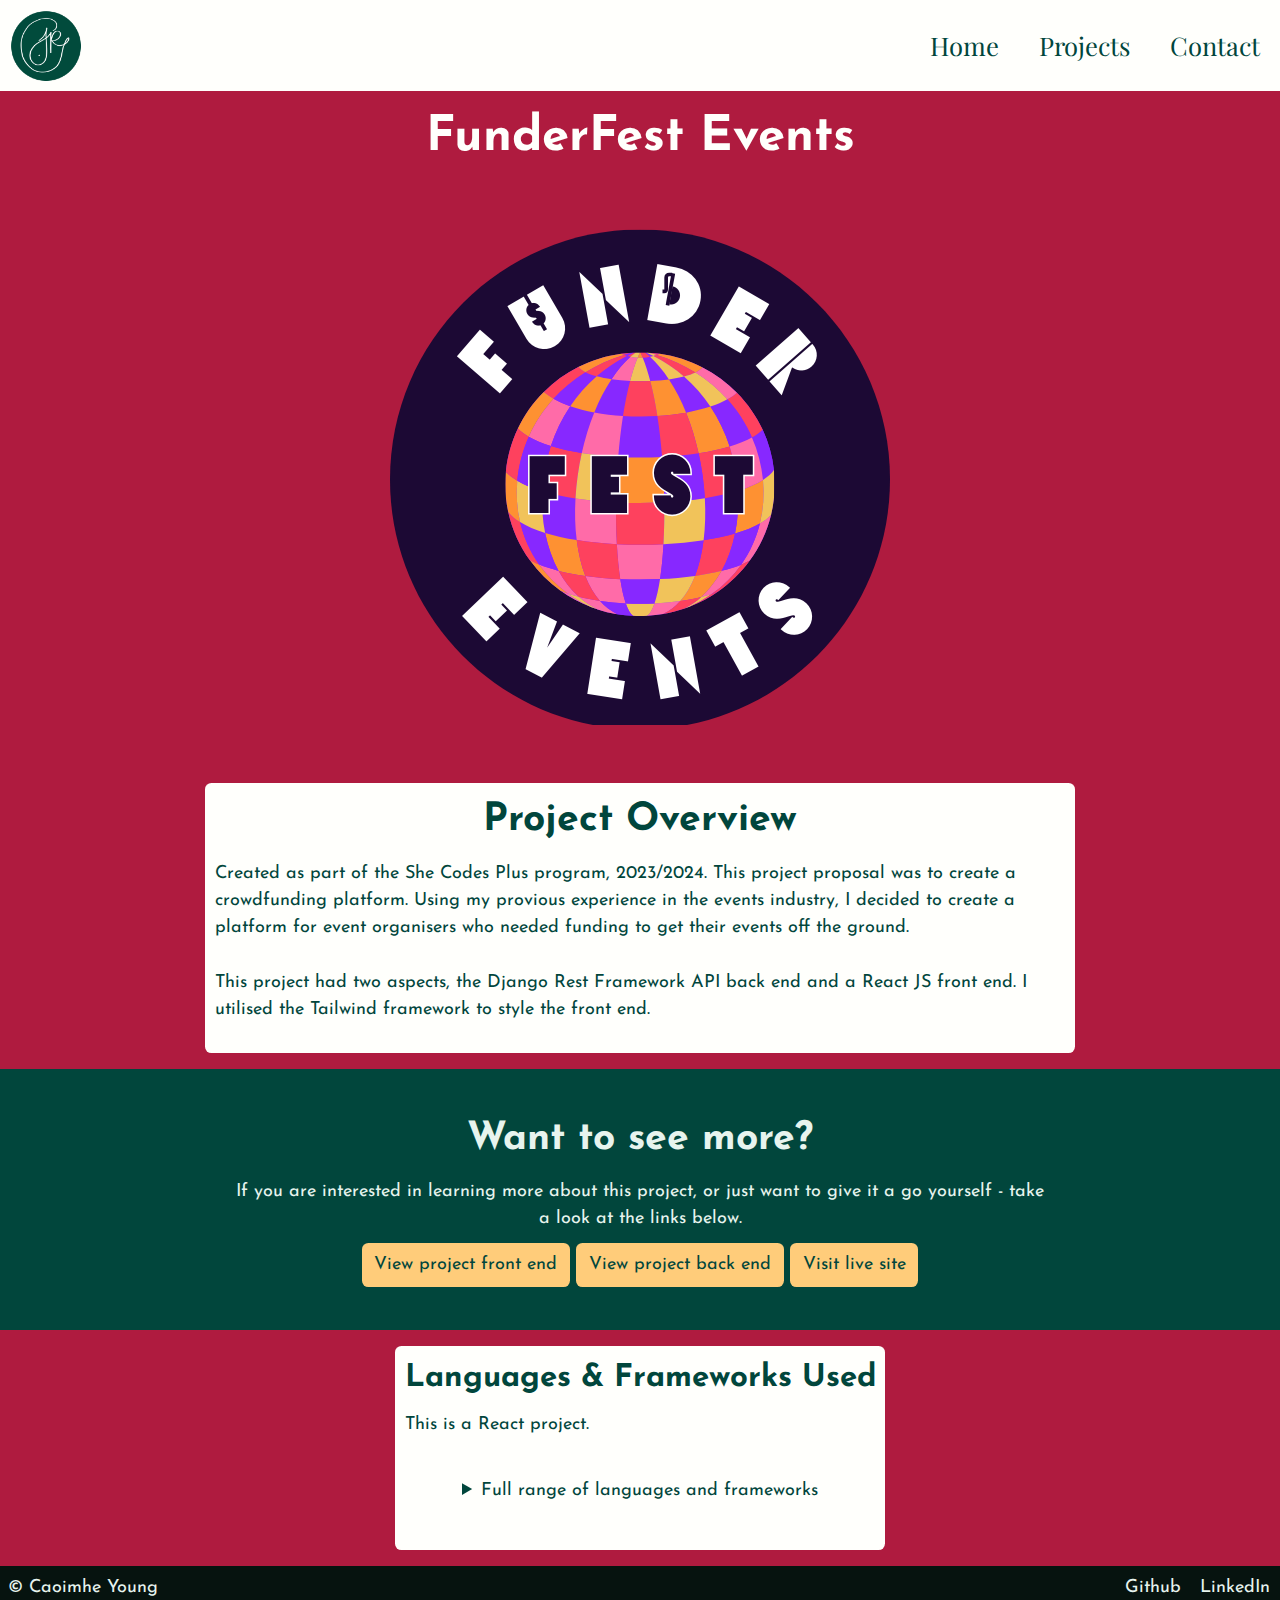
<file: projects/funderfest_events.html>
<!DOCTYPE html>
<html lang="en">
  <head>
    <meta charset="UTF-8" />
    <meta name="viewport" content="width=device-width, initial-scale=1.0" />
    <link rel="icon" type="image/png" href="../assets/images/white_logo.png" />
    <link rel="stylesheet" href="../assets/style/index.css" />
    <link rel="preconnect" href="https://fonts.googleapis.com" />
    <link rel="preconnect" href="https://fonts.gstatic.com" crossorigin />
    <link
      href="https://fonts.googleapis.com/css2?family=Josefin+Sans:wght@400&family=Miltonian&family=Miltonian+Tattoo&family=Playfair+Display:ital,wght@0,500;1,500&family=Rock+Salt&display=swap"
      rel="stylesheet"
    />
    <title>Project - FunderFest Events</title>
  </head>
  <body>
    <!-- Header -->
    <header class="checkbox">
      <!-- Navigation -->
      <a id="header-logo" href="https://caoimhejyoti.github.io/caoimheyoung/">
        <img
          id="logo"
          src="../assets/images/logo_green_no_outline.png"
          alt="Caoimhe's logo. This is the main version version. It consists of a dark green circle with Caoimhe's signature in the center. The signature is white."
        />
      </a>
      <input type="checkbox" class="openmenu" id="open-menu" />
      <div class="hamburger-lines">
        <span class="line line1"></span>
        <span class="line line2"></span>
        <span class="line line3"></span>
      </div>
      <nav class="menu">
        <a href="https://caoimhejyoti.github.io/caoimheyoung/">Home</a>
        <a href="https://caoimhejyoti.github.io/caoimheyoung/#all-projects"
          >Projects</a
        >
        <a href="https://caoimhejyoti.github.io/caoimheyoung/#contact"
          >Contact</a
        >
      </nav>
    </header>

    <!-- Main -->
    <main class="project-single">
      <h1>FunderFest Events</h1>
      <div class="constrained-container">
        <img
          src="../assets/images/projects/Funderfest_favicon.png"
          alt="FunderFest Events project logo. The logo consists of a pink, purple and orange disco ball with the word Funder above, Fest on the inside and Events below."
        />
      </div>
      <section class="project-overview constrained-container">
        <h2>Project Overview</h2>
        <p>
          Created as part of the She Codes Plus program, 2023/2024. This project
          proposal was to create a crowdfunding platform. Using my provious
          experience in the events industry, I decided to create a platform for
          event organisers who needed funding to get their events off the
          ground.
        </p>
        <p>
          This project had two aspects, the Django Rest Framework API back end
          and a React JS front end. I utilised the Tailwind framework to style
          the front end.
        </p>
      </section>
      <section class="project-extras">
        <div class="constrained-container">
          <h2>Want to see more?</h2>
          <p>
            If you are interested in learning more about this project, or just
            want to give it a go yourself - take a look at the links below.
          </p>
          <!-- div used for flex container constraints with links -->
          <div class="project-button-container">
            <a
              class="button-project"
              href="https://github.com/caoimhejyoti/funderfest-frontend"
              target="_blank"
              >View project front end</a
            >
            <a
              class="button-project"
              href="https://github.com/caoimhejyoti/funderfest_back_end"
              target="_blank"
              >View project back end</a
            >
            <a
              class="button-project"
              href="https://frabjous-licorice-33173c.netlify.app/"
              target="_blank"
              >Visit live site</a
            >
          </div>
        </div>
      </section>
      <section class="project-languages constrained-container">
        <h3>Languages & Frameworks Used</h3>
        <p>This is a React project.</p>
        <div class="language">
          <details close>
            <summary>Full range of languages and frameworks</summary>
            <img
              class="project-lng"
              src="../assets/images/language_logo/html5-icon.svg"
              alt="The HTML5 logo."
            />
            <img
              class="project-lng"
              src="../assets/images/language_logo/css-icon.svg"
              alt="The CSS3 logo."
            />
            <img
              class="project-lng"
              src="../assets/images/language_logo/js_logo.svg"
              alt="The Javascript logo."
            />
            <img
              class="project-lng"
              src="../assets/images/language_logo/reactjs-icon.svg"
              alt="The React logo."
            />

            <img
              class="project-lng"
              src="../assets/images/language_logo/canva-1.svg"
              alt="The Canva logo."
            />

            <img
              class="project-lng"
              src="../assets/images/language_logo/github-icon-1.svg"
              alt="The Github logo."
            />

            <img
              class="project-lng"
              src="../assets/images/language_logo/nodejs-icon.svg"
              alt="The Nodejs logo."
            />
            <img
              class="project-lng"
              src="../assets/images/language_logo/npm-square-red-1.svg"
              alt="The NPM logo."
            />
          </details>
        </div>
      </section>
    </main>

    <!-- Footer -->
    <footer>
      <p>© Caoimhe Young</p>
      <section id="footer_links">
        <a href="https://github.com/caoimhejyoti" target="_blank"> Github </a>
        <a href="https://www.linkedin.com/in/caoimhe-young/" target="_blank">
          LinkedIn
        </a>
      </section>
    </footer>
  </body>
</html>
</file>
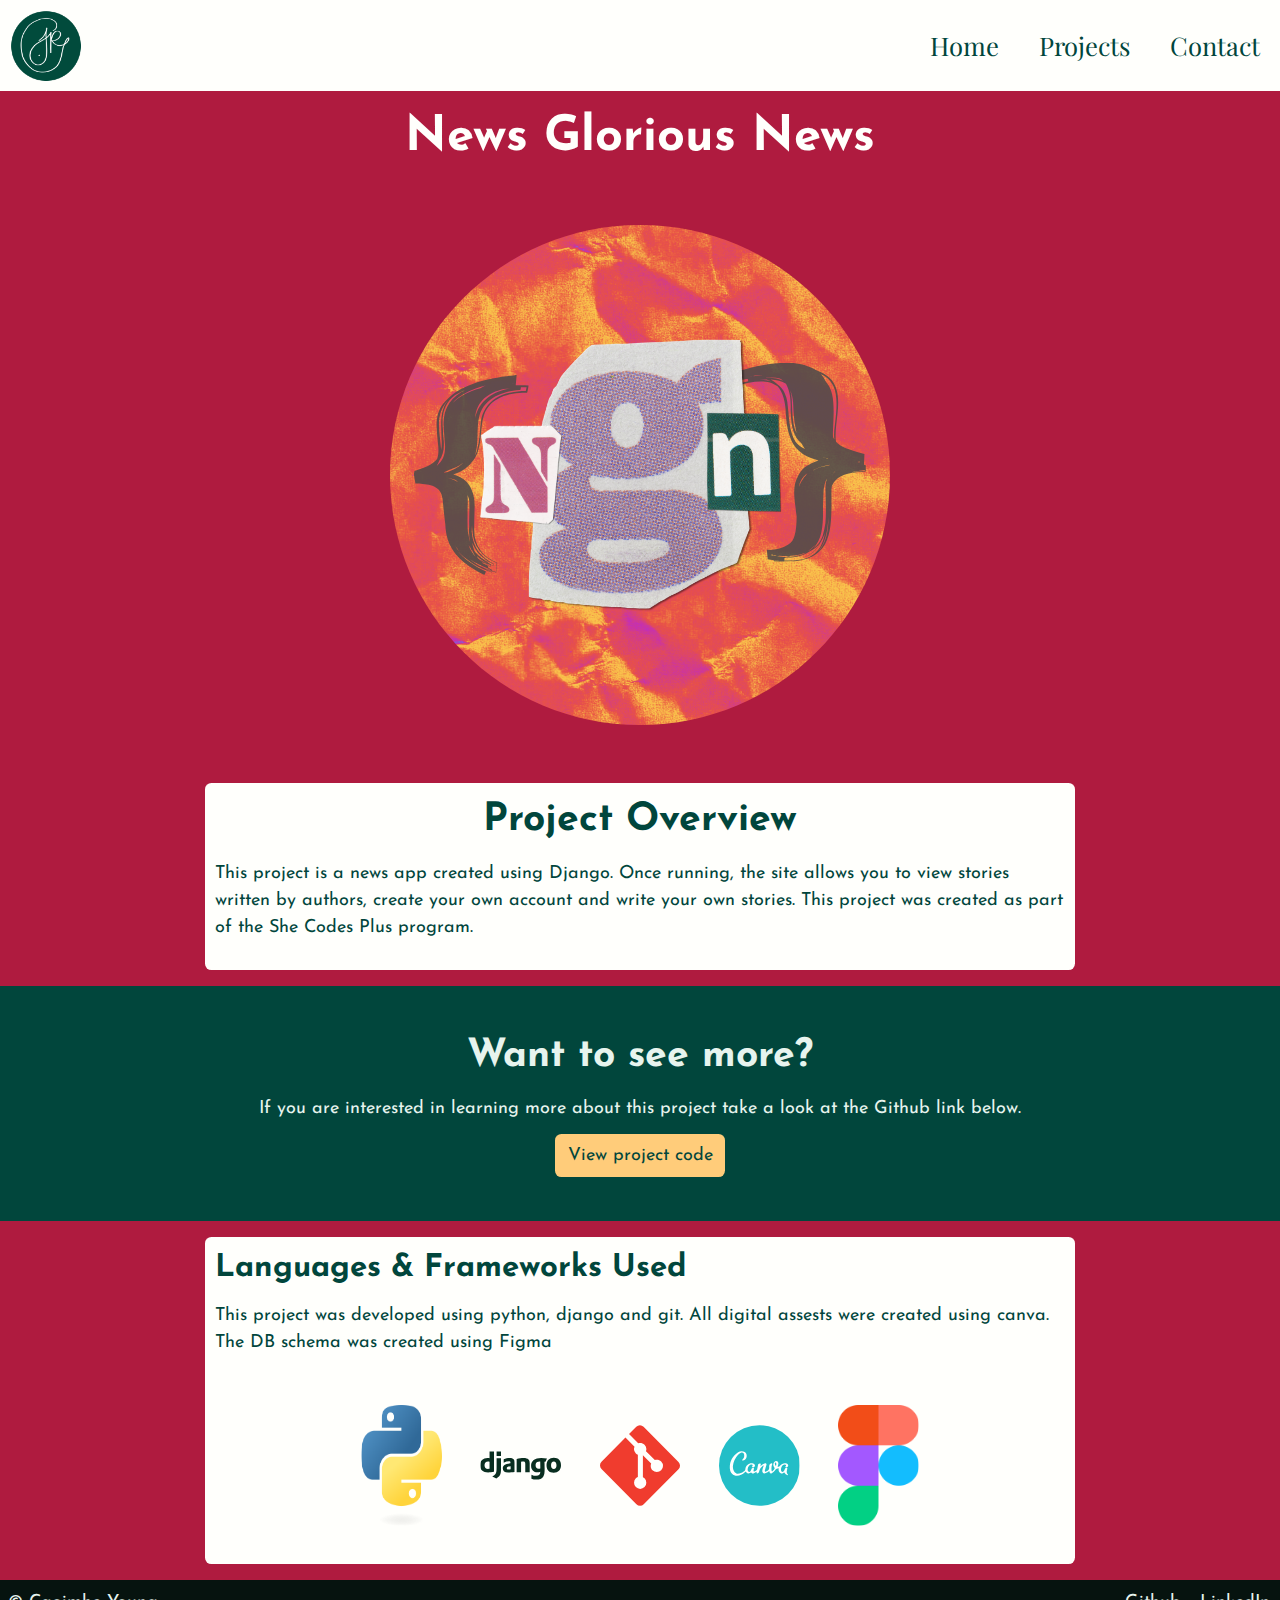
<file: projects/news_grlorious_news.html>
<!DOCTYPE html>
<html lang="en">
  <head>
    <meta charset="UTF-8" />
    <meta name="viewport" content="width=device-width, initial-scale=1.0" />
    <link rel="icon" type="image/png" href="../assets/images/white_logo.png" />
    <link rel="stylesheet" href="../assets/style/index.css" />
    <link rel="preconnect" href="https://fonts.googleapis.com" />
    <link rel="preconnect" href="https://fonts.gstatic.com" crossorigin />
    <link
      href="https://fonts.googleapis.com/css2?family=Josefin+Sans:wght@400&family=Miltonian&family=Miltonian+Tattoo&family=Playfair+Display:ital,wght@0,500;1,500&family=Rock+Salt&display=swap"
      rel="stylesheet"
    />
    <title>Project - News Glorious News</title>
  </head>
  <body>
    <!-- Header -->
    <header class="checkbox">
      <!-- Navigation -->
      <a id="header-logo" href="https://caoimhejyoti.github.io/caoimheyoung/">
        <img
          id="logo"
          src="../assets/images/logo_green_no_outline.png"
          alt="Caoimhe's logo. This is the main version version. It consists of a dark green circle with Caoimhe's signature in the center. The signature is white."
        />
      </a>
      <input type="checkbox" class="openmenu" id="open-menu" />
      <div class="hamburger-lines">
        <span class="line line1"></span>
        <span class="line line2"></span>
        <span class="line line3"></span>
      </div>
      <nav class="menu">
        <a href="https://caoimhejyoti.github.io/caoimheyoung/">Home</a>
        <a href="https://caoimhejyoti.github.io/caoimheyoung/#all-projects"
          >Projects</a
        >
        <a href="https://caoimhejyoti.github.io/caoimheyoung/#contact"
          >Contact</a
        >
      </nav>
    </header>

    <!-- Main -->
    <main class="project-single">
      <h1>News Glorious News</h1>
      <div class="constrained-container">
        <img
          src="../assets/images/projects/News_Glorious_News_icon.png"
          alt="News Glorious News logo, pink and orange circle with the letters n, g and n over the top. THe letters look like they have been cut from a newspaper."
        />
      </div>
      <section class="project-overview constrained-container">
        <h2>Project Overview</h2>
        <p>
          This project is a news app created using Django. Once running, the
          site allows you to view stories written by authors, create your own
          account and write your own stories. This project was created as part
          of the She Codes Plus program.
        </p>
      </section>
      <section class="project-extras">
        <div class="constrained-container">
          <h2>Want to see more?</h2>
          <p>
            If you are interested in learning more about this project take a
            look at the Github link below.
          </p>
          <!-- div used for flex container constraints with links -->
          <div class="project-button-container">
            <a
              class="button-project"
              href="https://github.com/caoimhejyoti/news_glorious_news"
              target="_blank"
              >View project code</a
            >
          </div>
        </div>
      </section>
      <section class="project-languages constrained-container">
        <h3>Languages & Frameworks Used</h3>
        <p>
          This project was developed using python, django and git. All digital
          assests were created using canva. The DB schema was created using
          Figma
        </p>
        <div class="language">
          <img
            class="project-lng"
            src="../assets/images/language_logo/python-logo-only.png"
            alt="The Python logo."
          />
          <img
            class="project-lng"
            src="../assets/images/language_logo/django-icon.svg"
            alt="The Django logo."
          />
          <img
            class="project-lng"
            src="../assets/images/language_logo/git-scm-icon.svg"
            alt="The Git logo."
          />
          <img
            class="project-lng"
            src="../assets/images/language_logo/canva-1.svg"
            alt="The Canva logo."
          />
          <img
            class="project-lng"
            src="../assets/images/language_logo/figma_logo.png"
            alt="The Figma logo."
          />
        </div>
      </section>
    </main>

    <!-- Footer -->
    <footer>
      <p>© Caoimhe Young</p>
      <section id="footer_links">
        <a href="https://github.com/caoimhejyoti" target="_blank"> Github </a>
        <a href="https://www.linkedin.com/in/caoimhe-young/" target="_blank">
          LinkedIn
        </a>
      </section>
    </footer>
  </body>
</html>
</file>
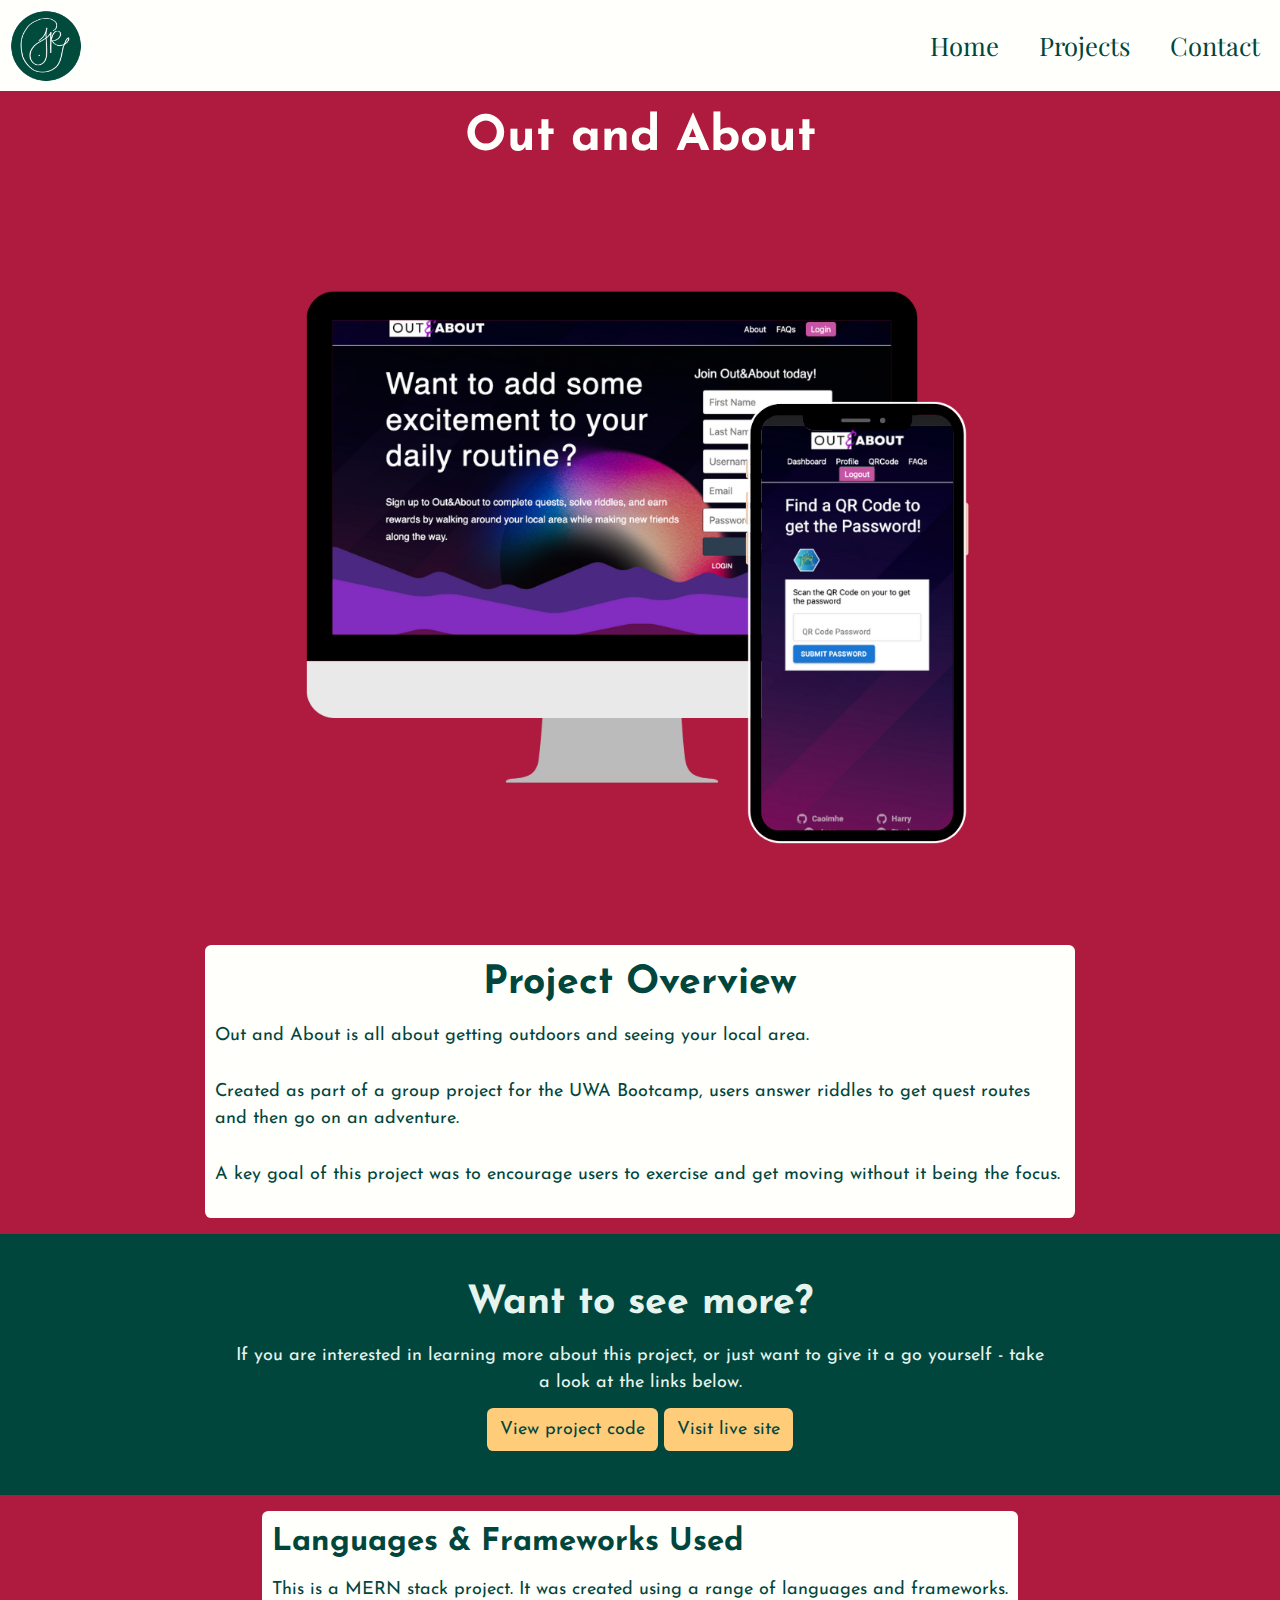
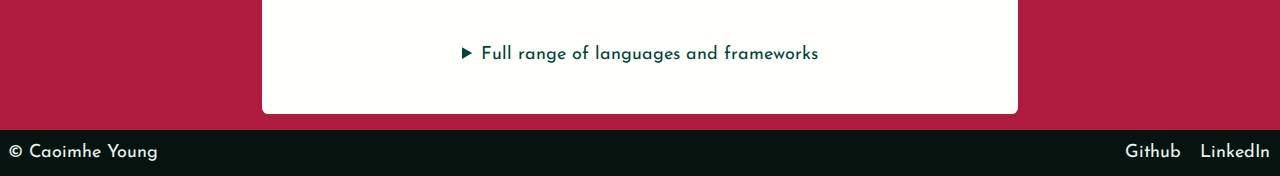
<file: projects/OutandAbout.html>
<!DOCTYPE html>
<html lang="en">
  <head>
    <meta charset="UTF-8" />
    <meta name="viewport" content="width=device-width, initial-scale=1.0" />
    <link rel="icon" type="image/png" href="../assets/images/white_logo.png" />
    <link rel="stylesheet" href="../assets/style/index.css" />
    <link rel="preconnect" href="https://fonts.googleapis.com" />
    <link rel="preconnect" href="https://fonts.gstatic.com" crossorigin />
    <link
      href="https://fonts.googleapis.com/css2?family=Josefin+Sans:wght@400&family=Miltonian&family=Miltonian+Tattoo&family=Playfair+Display:ital,wght@0,500;1,500&family=Rock+Salt&display=swap"
      rel="stylesheet"
    />
    <title>Project - Out and About</title>
  </head>
  <body>
    <!-- Header -->
    <header class="checkbox">
      <!-- Navigation -->
      <a id="header-logo" href="https://caoimhejyoti.github.io/caoimheyoung/">
        <img
          id="logo"
          src="../assets/images/logo_green_no_outline.png"
          alt="Caoimhe's logo. This is the main version version. It consists of a dark green circle with Caoimhe's signature in the center. The signature is white."
        />
      </a>
      <input type="checkbox" class="openmenu" id="open-menu" />
      <div class="hamburger-lines">
        <span class="line line1"></span>
        <span class="line line2"></span>
        <span class="line line3"></span>
      </div>
      <nav class="menu">
        <a href="https://caoimhejyoti.github.io/caoimheyoung/">Home</a>
        <a href="https://caoimhejyoti.github.io/caoimheyoung/#all-projects"
          >Projects</a
        >
        <a href="https://caoimhejyoti.github.io/caoimheyoung/#contact"
          >Contact</a
        >
      </nav>
    </header>

    <!-- Main -->
    <main class="project-single">
      <h1>Out and About</h1>
      <div class="constrained-container">
        <img
          src="../assets/images/projects/o&aprototype2.png"
          alt="Prototype photo for the Out and About project. A iMac desktop screen displays the Out and About landing page. Infront of the desktop is a mobile phone displaying the Out and About QR code password page."
        />
      </div>
      <section class="project-overview constrained-container">
        <h2>Project Overview</h2>
        <p>
          Out and About is all about getting outdoors and seeing your local
          area.
        </p>
        <p>
          Created as part of a group project for the UWA Bootcamp, users answer
          riddles to get quest routes and then go on an adventure.
        </p>
        <p>
          A key goal of this project was to encourage users to exercise and get
          moving without it being the focus.
        </p>
      </section>
      <section class="project-extras">
        <div class="constrained-container">
          <h2>Want to see more?</h2>
          <p>
            If you are interested in learning more about this project, or just
            want to give it a go yourself - take a look at the links below.
          </p>
          <!-- div used for flex container constraints with links -->
          <div class="project-button-container">
            <a
              class="button-project"
              href="https://github.com/caoimhejyoti/out-and-about"
              target="_blank"
              >View project code</a
            >
            <a
              class="button-project"
              href="https://outnabout.herokuapp.com/"
              target="_blank"
              >Visit live site</a
            >
          </div>
        </div>
      </section>
      <section class="project-languages constrained-container">
        <h3>Languages & Frameworks Used</h3>
        <p>
          This is a MERN stack project. It was created using a range of
          languages and frameworks.
        </p>
        <div class="language">
          <details close>
            <summary>Full range of languages and frameworks</summary>
            <img
              class="project-lng"
              src="../assets/images/language_logo/html5-icon.svg"
              alt="The HTML5 logo."
            />
            <img
              class="project-lng"
              src="../assets/images/language_logo/css-icon.svg"
              alt="The CSS3 logo."
            />
            <img
              class="project-lng"
              src="../assets/images/language_logo/js_logo.svg"
              alt="The Javascript logo."
            />
            <img
              class="project-lng"
              src="../assets/images/language_logo/reactjs-icon.svg"
              alt="The React logo."
            />
            <img
              class="project-lng"
              src="../assets/images/language_logo/apollographql-icon.svg"
              alt="The Apollo Graph QL logo."
            />
            <img
              class="project-lng"
              src="../assets/images/language_logo/graphql-icon.svg"
              alt="The GraphQL logo."
            />
            <img
              class="project-lng"
              src="../assets/images/language_logo/mongodb-icon.svg"
              alt="The Monogo DB logo."
            />
            <img
              class="project-lng"
              src="../assets/images/language_logo/canva-1.svg"
              alt="The Canva logo."
            />
            <img
              class="project-lng"
              src="../assets/images/language_logo/heroku-4.svg"
              alt="The Heroku logo."
            />
            <img
              class="project-lng"
              src="../assets/images/language_logo/github-icon-1.svg"
              alt="The Github logo."
            />
            <img
              class="project-lng"
              src="../assets/images/language_logo/material-ui-1 (1).svg"
              alt="The Material UI logo."
            />
            <img
              class="project-lng"
              src="../assets/images/language_logo/nodejs-icon.svg"
              alt="The Nodejs logo."
            />
            <img
              class="project-lng"
              src="../assets/images/language_logo/npm-square-red-1.svg"
              alt="The NPM logo."
            />
            <img
              class="project-lng"
              src="../assets/images/language_logo/icons8-express-js-250.png"
              alt="The express.js logo."
            />
            <img
              class="project-lng"
              src="../assets/images/language_logo/mapbox-icon.png"
              alt="The Map Box AI logo."
            />
          </details>
        </div>
      </section>
    </main>

    <!-- Footer -->
    <footer>
      <p>© Caoimhe Young</p>
      <section id="footer_links">
        <a href="https://github.com/caoimhejyoti" target="_blank"> Github </a>
        <a href="https://www.linkedin.com/in/caoimhe-young/" target="_blank">
          LinkedIn
        </a>
      </section>
    </footer>
  </body>
</html>
</file>
<file: assets/style/index.css>
/* ------------------ GLOBAL VARIABLES ------------------ */
:root {
  /* ------------------LAYOUT------------------ */
  --base-padding: 20px;
  --base-margin: 10px;

  /* ------------------COLOURS------------------ */
  /* CaoimheJyoti Brand Colours */
  /* Highlights */
  --colour1: #01463c;
  --colour2: #af1b3f;
  --colour3: #ffcc7a;
  --colour4: #9baeb2;
  --colour5: #fffffc;
  /* Neutrals */
  --colour11: #06130f;
  --colour12: #4a5551;
  --colour13: #5c6763;
  --colour14: #95a09c;
  --colour15: #e7f4ee;
  /* inherited colours */
  --text: var(--colour15);

  /* alternate company colours */
  --she-codes-purple: #8246ae;
  --she-codes-orange: #f9a426;

  /* ------------------FONTS------------------ */
  --font-1: "Rock Salt", cursive;
  --font-2: "Josefin Sans", sans-serif;
  --font-3: "Playfair Display", serif;

  --h1: 5.441rem;
}
/* ------------------ END OF GLOBAL VARIABLES ------------------ */

/* ------------------Reset/base CSS code and style guide------------------*/
* {
  margin: 0;
  padding: 0;
  box-sizing: border-box;
}
*::before,
*::after {
  box-sizing: inherit;
}
body {
  background-color: var(--colour1);
  color: var(--text);
  font-family: var(--font-2);
  font-size: 112.5%;
  font-weight: 400;
  line-height: 1.65;
  line-height: 1.5;
  -webkit-font-smoothing: antialiased;
}
img,
picture,
video,
canvas,
svg {
  max-width: 100%;
  display: block;
}
input,
button,
textarea,
select {
  font: inherit;
}
h1 {
  color: var(--colour5);
  font-family: var(--font-2);
  font-size: 3.052rem;
}
h2 {
  font-family: var(--font-2);
  font-size: 2.441rem;
  text-align: center;
}
h3 {
  color: var(--color5);
  font-size: 1.953rem;
}
h4 {
  color: var(--color3);
  font-size: 1.563rem;
}
h5 {
  color: var(--color3);
  font-size: 1.25rem;
}
h6 {
  color: var(--color3);
  font-size: 0.8rem;
}
p {
  padding: 0.6rem 0;
}
.text_small {
  font-size: 0.512rem;
}
a {
  font-family: var(--font-3);
}
.constrained-container {
  padding: 1.6rem;
}
/* ------------------ end of resent/stye guide ------------------ */

/* ------------------ Button Styling ------------------ */
button,
.button {
  padding: 0.8rem;
  background-color: var(--colour3);
  color: var(--colour1);
  border: none;
  border-radius: 0.4rem;
  font-family: var(--font-2);
  text-decoration: none;
  cursor: pointer;
  transition: all 0.3s ease-in-out;
}
.button-danger {
  padding: 0.8rem;
  background-color: var(--colour2);
  color: var(--colour5);
  border: none;
  border-radius: 0.4rem;
  font-family: var(--font-2);
  text-decoration: none;
  cursor: pointer;
  transition: all 0.3s ease-in-out;
}
.button-success {
  margin-top: 0.6rem;
  padding: 0.8rem;
  background-color: var(--colour1);
  color: var(--colour5);
  border: none;
  border-radius: 0.4rem;
  font-family: var(--font-2);
  text-decoration: none;
  cursor: pointer;
  transition: all 0.3s ease-in-out;
}
.button-success:hover {
  border: var(--colour5) solid 0.2rem;
}
.button-download {
  padding: 0.8rem;
  background-color: var(--colour1);
  color: var(--colour5);
  border: none;
  border-radius: 0.4rem;
  font-family: var(--font-2);
  text-decoration: none;
  cursor: pointer;
  transition: all 0.3s ease-in-out;
}
.button-download:hover {
  background-color: var(--colour3);
  color: var(--colour1);
}
/* NOTE: look at sorting visited links */
/* .button-download:visited {
  background-color: var(--colour1);
  color: var(--colour3);
} */

.button-project {
  margin-top: 0.6rem;
  padding: 0.8rem;
  background-color: var(--colour3);
  color: var(--colour1);
  border: none;
  border-radius: 0.4rem;
  font-family: var(--font-2);
  text-decoration: none;
  cursor: pointer;
  transition: all 0.3s ease-in-out;
}
.button-project:hover {
  background-color: var(--colour1);
  color: var(--colour3);
}
.button-soon {
  margin-top: 0.6rem;
  padding: 0.8rem;
  background-color: var(--colour1);
  color: var(--colour5);
  border: none;
  border-radius: 0.4rem;
  font-family: var(--font-2);
  text-decoration: none;
  cursor: default;
}

/* ------------------ end of buttons ------------------ */

/* ------------------ Header ------------------ */
/* NOTE: look at fixing when scrolled but not at top... */
header {
  width: 100%;
  display: flex;
  flex-direction: row;
  align-items: center;
  justify-content: space-between;
  background-color: var(--colour5);
}
header a {
  display: inline-block;
  color: var(--colour1);
  font-size: 1.6rem;
  text-decoration: none;
}
header a:hover,
header a:active,
header a:focus {
  color: var(--colour2);
  font-weight: bold;
  text-decoration: none;
}
#logo {
  margin: 0.6rem;
  height: 8vh;
  border-radius: 50%;
}
/* ---- toggle hamburger menu for nav on larger devices ---- */
.menu {
  display: none;
}
.checkbox {
  display: flex;
  align-items: center;
}
.openmenu {
  display: block;
  width: 32px;
  height: 32px;
  position: absolute;
  top: 20px;
  right: 20px;
  z-index: 5;
  cursor: pointer;
  /* -- hides checkbox -- */
  margin: 10px;
  opacity: 0;
}
/* -- opens menu -- */
.checkbox input[type="checkbox"]:checked ~ .menu {
  margin: 20px;
  padding: 20px;
  display: flex;
  flex-direction: column;
}
.hamburger-lines {
  margin: 0px;
  padding: 0;
  height: 26px;
  width: 32px;
  display: flex;
  flex-direction: column;
  justify-content: space-between;
  position: absolute;
  top: 20px;
  right: 20px;
  z-index: 2;
}
.line {
  height: 4px;
  width: 100%;
  display: block;
  background: var(--colour1);
  border-radius: 10px;
}
/* -- transform hamburger lines -- */
.line1 {
  transform-origin: 0% 0%;
  transition: transform 0.4s ease-in-out;
}
.line2 {
  transition: transform 0.2s ease-in-out;
}
.line3 {
  transform-origin: 0% 100%;
  transition: transform 0.4s ease-in-out;
}
/* -- change hamburger when checked -- */
.checkbox input[type="checkbox"]:checked ~ .hamburger-lines .line1 {
  background: var(--colour1);
  transform: rotate(45deg);
}
.checkbox input[type="checkbox"]:checked ~ .hamburger-lines .line2 {
  background: var(--colour1);
  transform: scaleY(0);
}
.checkbox input[type="checkbox"]:checked ~ .hamburger-lines .line3 {
  background: var(--colour1);
  transform: rotate(-45deg);
}
/* ------------------ END OF HEADER ------------------ */

/* ------------------ Main ------------------ */
/* ------------------ Hero ------------------ */
#landing-hero {
  margin: 1.6rem;
  display: flex;
  flex-direction: column;
  align-items: center;
  justify-content: space-around;
  background-color: var(--colour1);
  text-align: center;
}
#landing-hero h1 {
  margin: 0.6em;
}
/* ------------------ end of hero ------------------ */

/* ------------------ About ------------------ */
.about {
  margin: 1.6rem;
  padding: 0.6rem;
  display: flex;
  flex-direction: column;
  align-items: center;
  background-color: var(--colour5);
  color: var(--colour1);
  border-radius: 0.4rem;
}
.about-text {
  padding: 1.6rem;
}
#about-headshot {
  margin: 1.6rem 0rem;
  border-radius: 50%;
}
#about h3 {
  margin-top: 1.6rem;
}
#about h4 {
  margin-bottom: 0.6rem;
}
.language {
  margin: 0.6rem;
  display: flex;
  justify-content: center;
  flex-wrap: wrap;
}
.lng {
  margin: 0.6rem;
  padding: 0.6rem;
  width: 100px;
  background-color: var(--colour3);
  border-radius: 0.4rem;
}
summary {
  margin: 0.6rem 0 1.6rem 0;
}
details {
  display: contents;
}
.download {
  margin: 0.6rem 0;
}
/* ------------------ end of about ------------------ */

/* ------------------ Projects ------------------ */
.all-projects {
  background-color: var(--colour2);
}
.projects {
  padding: 1.6rem;
  background-color: var(--colour2);
}
.all-project-cards {
  width: 100%;
  margin-bottom: 0.6rem;
  display: flex;
  flex-direction: row;
  flex-wrap: wrap;
  justify-content: center;
}
.project-card {
  margin: 1.6rem;
  padding: 0.6rem;
  display: flex;
  flex-direction: column;
  align-items: center;
  justify-content: space-between;
  background-color: var(--colour5);
  border-radius: 0.4rem;
}
.project-img {
  width: 250px;
}
/* ------------------ end of projects ------------------ */

/* ------------------ Contact ------------------ */
.contact {
  margin: 1.6rem;
  padding: 1.6rem;
  display: flex;
  flex-direction: column;
  background-color: var(--colour3);
  color: var(--colour1);
  border-radius: 0.4rem;
}
form {
  padding: 0.6rem 0;
  display: flex;
  flex-direction: column;
  flex-wrap: wrap;
}
input {
  margin-bottom: 0.6rem;
  color: var(--colour1);
}
input:focus {
  background-color: var(--colour4);
}
textarea {
  margin-bottom: 0.6rem;
  color: var(--colour1);
}
textarea:focus {
  background-color: var(--colour4);
}
.mandatory {
  color: var(--colour2);
}

/* ------------------ end of contact ------------------ */
/* ------------------ END OF MAIN ------------------ */

/* ------------------ Footer ------------------ */
footer {
  padding-left: 0.5rem;
  display: flex;
  flex-direction: row;
  align-items: center;
  justify-content: space-between;
  background-color: var(--colour11);
  color: var(--colour15);
}
#footer-logo {
  height: 5vh;
  display: inline-block;
}
#footer_links {
  display: flex;
  flex-direction: row;
  justify-content: space-between;
}
footer a {
  padding: 0.6rem;
  color: var(--colour15);
  font-family: var(--font-2);
  text-decoration: none;
}
footer a:hover {
  color: var(--colour3);
}
/* ------------------ End of footer ------------------ */

/* ------------------ PROJECT PAGES ------------------ */
.project-single {
  display: flex;
  flex-direction: column;
  /* align-items: center; */
  /* justify-content: center; */
  background-color: var(--colour2);
}
.project-single h1 {
  margin: 0.6rem 0;
  text-align: center;
  color: var(--colour5);
}
.project-single p {
  margin-bottom: 0.6rem;
}
.project-overview {
  margin: 1.6rem;
  padding: 0.6rem;
  background-color: var(--colour5);
  color: var(--colour1);
  border-radius: 0.4rem;
}
.project-extras {
  background-color: var(--colour1);
  color: var(--color5);
  text-align: center;
}
.project-extras h3 {
  margin: 0.6rem 0.6rem 0 0.6rem;
}
.project-lng {
  padding: 0.6rem;
  margin: 0.6rem;
  width: 100px;
  background-color: var(--colour5);
  border-radius: 0.4rem;
}
.project-languages {
  margin: 1.6rem;
  padding: 0.6rem;
  display: flex;
  flex-direction: column;
  background-color: var(--colour5);
  color: var(--colour1);
  border-radius: 0.4rem;
}
.project-button-container {
  margin: 0.6rem 0;
  align-self: center;
}
/* ------------------ END OF PROJECT PAGES ------------------ */

/* ------------------ Media Queries ------------------ */
/* ------ query for hamburger menu in desktop ------ */
@media screen and (min-width: 830px) {
  .openmenu {
    display: none;
  }
  nav.menu {
    display: flex;
    flex-direction: row;
    align-items: center;
  }
  nav a {
    padding: var(--base-padding);
  }
  .hamburger-lines {
    display: none;
  }
}
/* ------ query for constrained-contianer in desktop ------ */
@media screen and (min-width: 900px) {
  .constrained-container {
    max-width: 870px;
    margin: 1rem auto;
  }
}
/* ------------------ END OF MEDIA QUERIES ------------------ */
</file>
